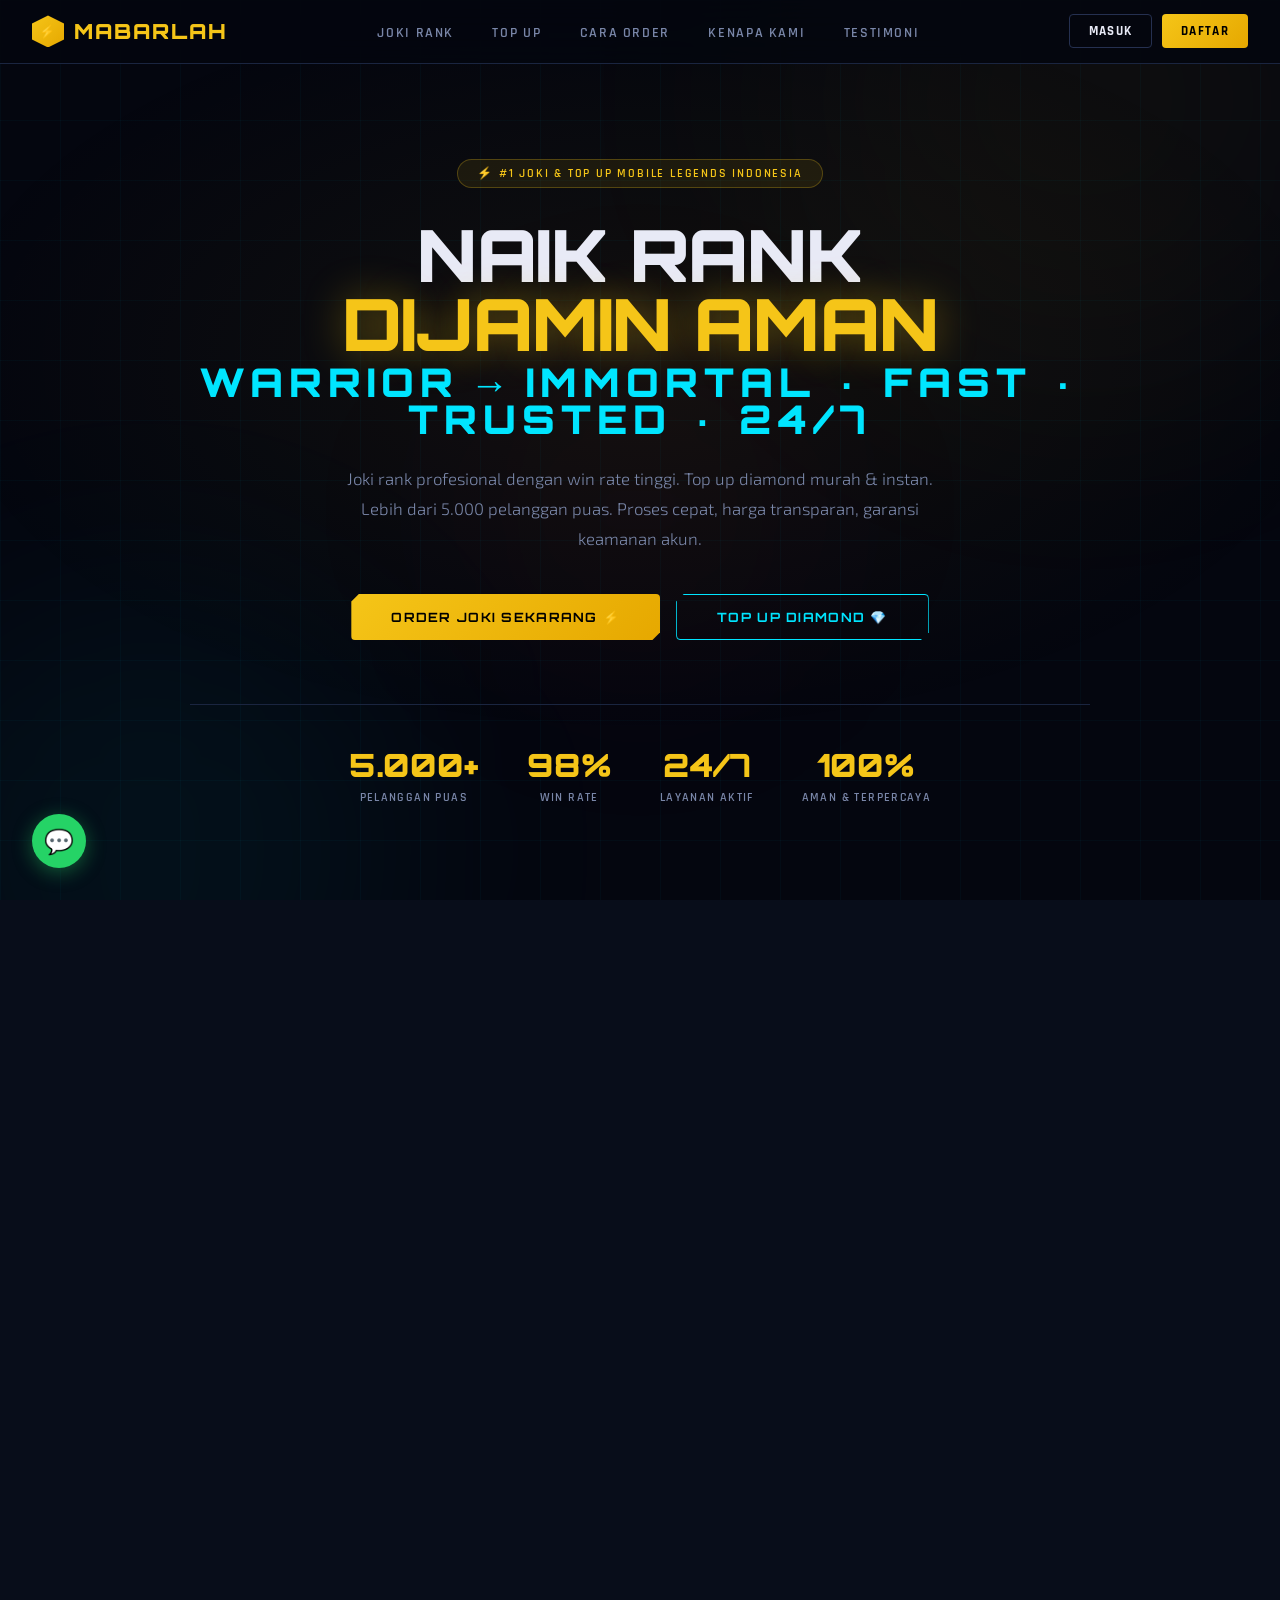
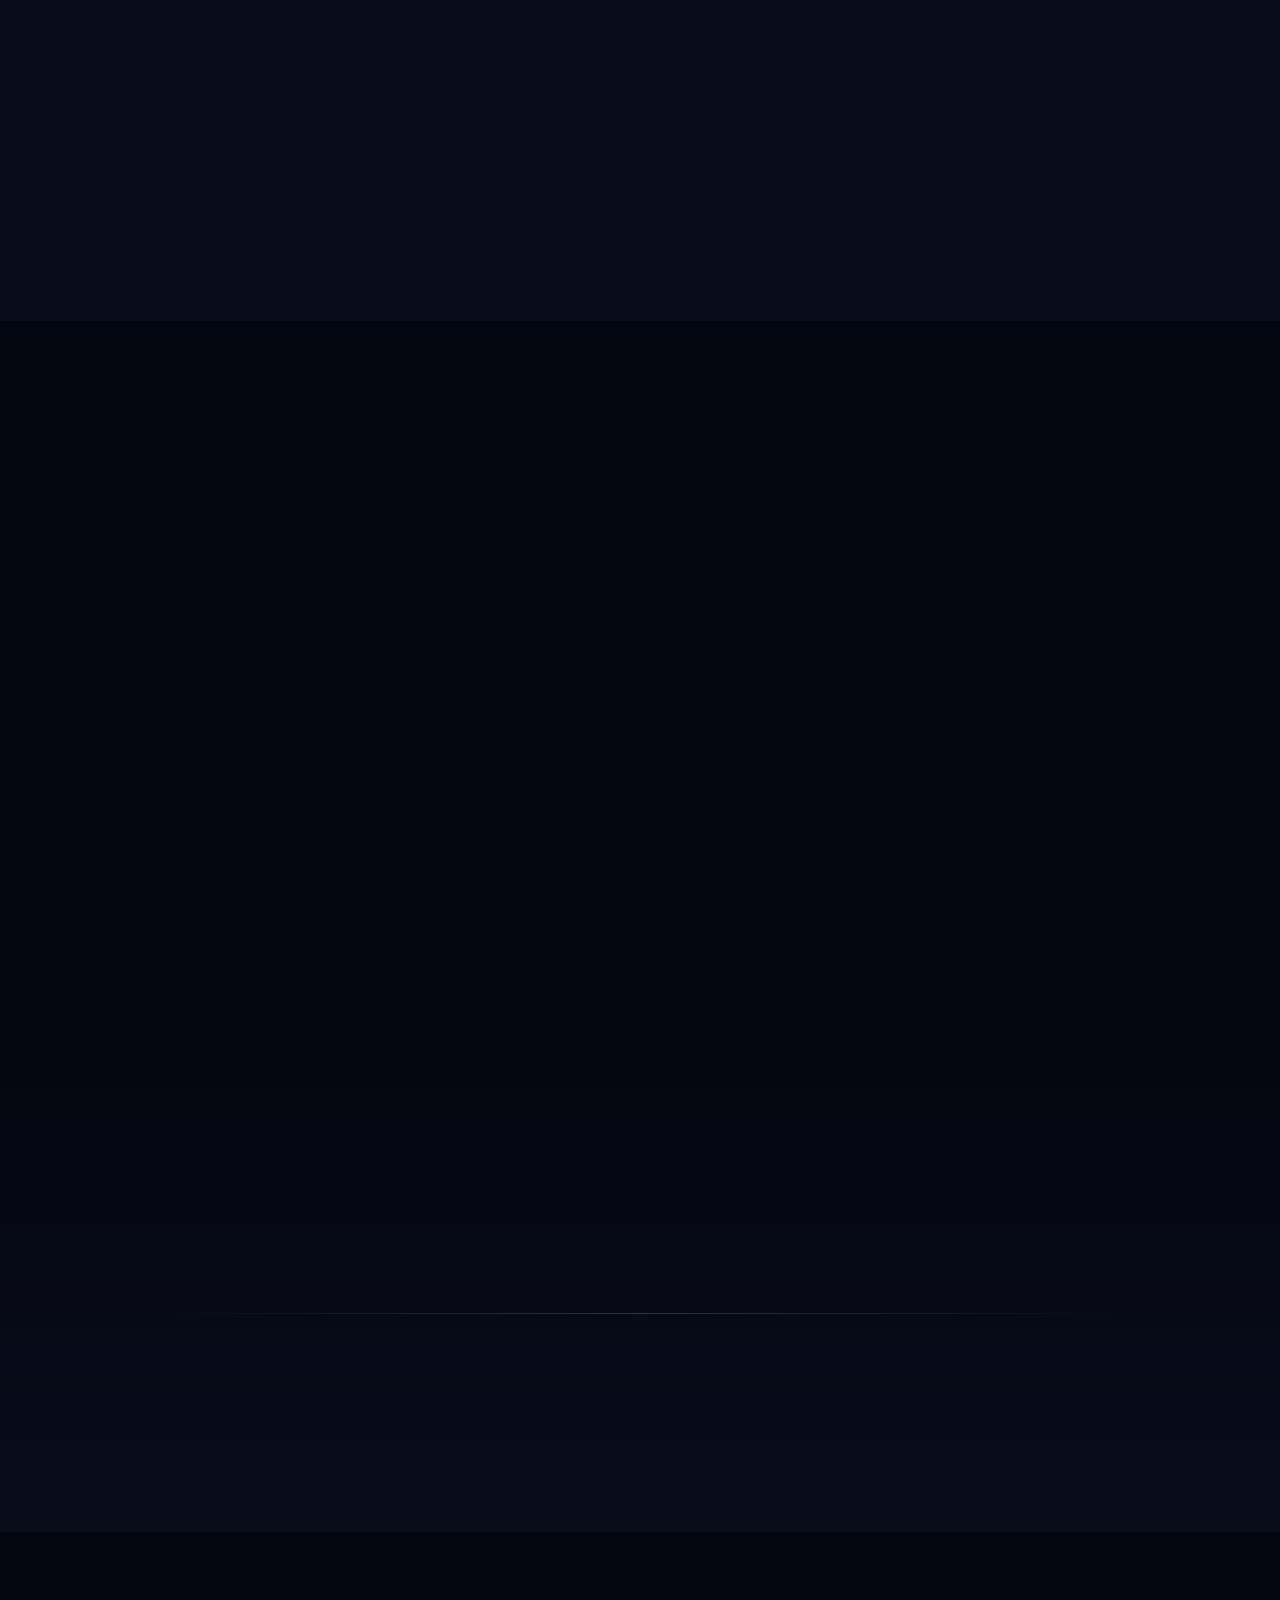
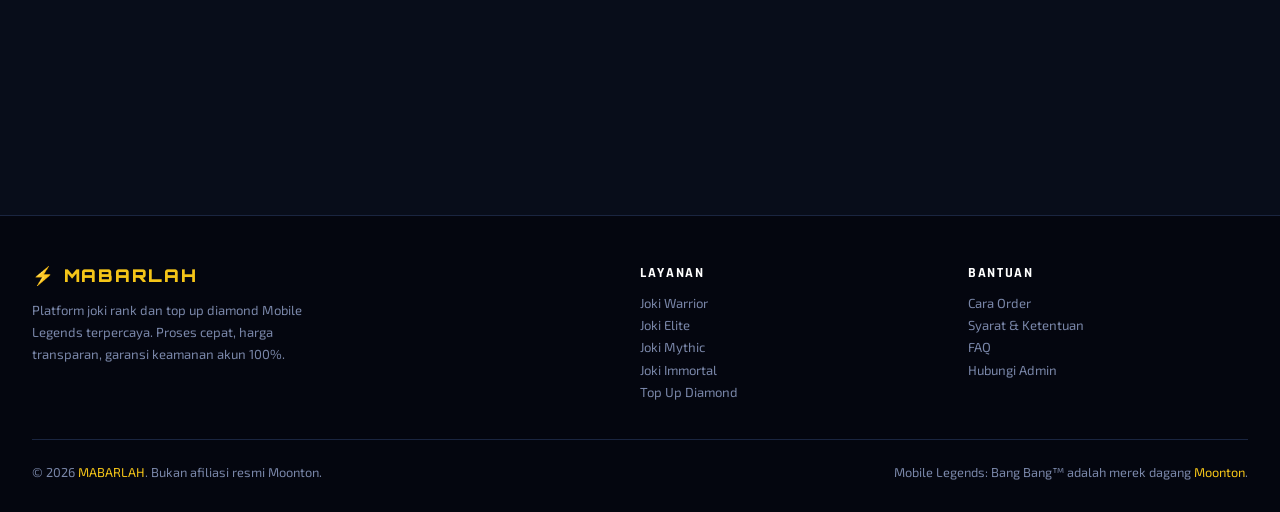
<file: index.html>
<!DOCTYPE html>
<html lang="id">
<head>
<meta charset="UTF-8"/>
<meta name="viewport" content="width=device-width, initial-scale=1.0"/>
<title>MABARLAH — Joki & Top Up Mobile Legends #1</title>
<link href="https://fonts.googleapis.com/css2?family=Rajdhani:wght@400;500;600;700&family=Orbitron:wght@400;700;900&family=Exo+2:wght@300;400;600;700&display=swap" rel="stylesheet"/>
<style>
:root{--bg:#04060f;--bg2:#080d1a;--bg3:#0d1424;--gold:#f5c518;--gold2:#e6a800;--cyan:#00e5ff;--cyan2:#00b8cc;--red:#ff2d55;--green:#00ff88;--border:#1a2540;--border2:#253050;--text:#e8eaf6;--muted:#7986a8;--white:#ffffff;--card:#0a1020;--shadow-gold:0 0 30px rgba(245,197,24,.15);--shadow-cyan:0 0 30px rgba(0,229,255,.12);--radius:4px}
*{margin:0;padding:0;box-sizing:border-box}
html{scroll-behavior:smooth}
body{font-family:'Exo 2',sans-serif;background:var(--bg);color:var(--text);min-height:100vh;overflow-x:hidden}
::-webkit-scrollbar{width:4px}::-webkit-scrollbar-track{background:var(--bg)}::-webkit-scrollbar-thumb{background:var(--gold);border-radius:99px}

/* BG */
.bg-grid{position:fixed;inset:0;pointer-events:none;z-index:0;background-image:linear-gradient(rgba(0,229,255,.03) 1px,transparent 1px),linear-gradient(90deg,rgba(0,229,255,.03) 1px,transparent 1px);background-size:60px 60px}
.bg-orb{position:fixed;border-radius:50%;filter:blur(120px);pointer-events:none;z-index:0}
.bg-orb1{width:600px;height:600px;background:rgba(245,197,24,.04);top:-200px;right:-100px}
.bg-orb2{width:500px;height:500px;background:rgba(0,229,255,.05);bottom:-200px;left:-100px}
.bg-orb3{width:300px;height:300px;background:rgba(255,45,85,.04);top:40%;left:50%;transform:translateX(-50%)}

/* NAV */
nav{position:fixed;top:0;width:100%;z-index:100;background:rgba(4,6,15,.85);backdrop-filter:blur(16px);border-bottom:1px solid var(--border)}
.nav-inner{max-width:1300px;margin:0 auto;padding:.9rem 2rem;display:flex;align-items:center;justify-content:space-between}
.logo{font-family:'Orbitron',monospace;font-size:1.3rem;font-weight:900;color:var(--gold);letter-spacing:.1em;text-decoration:none;display:flex;align-items:center;gap:.6rem}
.logo-icon{width:32px;height:32px;background:linear-gradient(135deg,var(--gold),var(--gold2));clip-path:polygon(50% 0%,100% 25%,100% 75%,50% 100%,0% 75%,0% 25%);display:flex;align-items:center;justify-content:center;font-size:.8rem;color:#000;font-weight:900}
.nav-links{display:flex;list-style:none;gap:0}
.nav-links a{color:var(--muted);text-decoration:none;font-family:'Rajdhani',sans-serif;font-weight:600;font-size:.85rem;letter-spacing:.12em;text-transform:uppercase;padding:.6rem 1.2rem;transition:all .2s;position:relative}
.nav-links a::after{content:'';position:absolute;bottom:0;left:50%;transform:translateX(-50%);width:0;height:2px;background:var(--gold);transition:width .3s}
.nav-links a:hover{color:var(--gold)}.nav-links a:hover::after{width:70%}
.nav-right{display:flex!important;gap:.6rem;align-items:center}
.btn-nav{padding:.5rem 1.2rem;border-radius:var(--radius);font-family:'Rajdhani',sans-serif;font-weight:700;font-size:.8rem;letter-spacing:.1em;text-transform:uppercase;cursor:pointer;transition:all .2s;border:none;text-decoration:none;display:inline-flex;align-items:center;justify-content:center}
.btn-login{background:transparent;border:1px solid var(--border2)!important;color:var(--text)}.btn-login:hover{border-color:var(--gold)!important;color:var(--gold)}
.btn-register{background:linear-gradient(135deg,var(--gold),var(--gold2));color:#000}.btn-register:hover{transform:translateY(-2px);box-shadow:var(--shadow-gold)}
.menu-toggle{display:none;flex-direction:column;gap:5px;cursor:pointer;background:none;border:none;padding:.3rem}
.menu-toggle span{width:22px;height:2px;background:var(--text);transition:all .3s}
.user-bar{display:none;align-items:center;gap:.6rem}.user-bar.visible{display:flex!important}
.user-chip{background:rgba(245,197,24,.08);border:1px solid rgba(245,197,24,.2);border-radius:99px;padding:.4rem 1rem;font-family:'Rajdhani',sans-serif;font-size:.82rem;font-weight:600;color:var(--gold)}
.btn-logout{background:transparent;border:1px solid var(--border2);color:var(--muted);border-radius:var(--radius);padding:.4rem .9rem;font-family:'Rajdhani',sans-serif;font-size:.78rem;font-weight:600;cursor:pointer;transition:all .2s}.btn-logout:hover{border-color:var(--red);color:var(--red)}
.auth-btns{display:flex;gap:.6rem}
.hidden{display:none!important}

/* TOAST */
.toast{position:fixed;bottom:2rem;right:2rem;background:var(--bg3);border:1px solid var(--gold);border-radius:var(--radius);padding:.9rem 1.4rem;font-family:'Rajdhani',sans-serif;font-weight:700;font-size:.9rem;color:var(--gold);z-index:1000;transform:translateY(100px);opacity:0;transition:all .3s;box-shadow:0 8px 30px rgba(245,197,24,.2)}.toast.show{transform:translateY(0);opacity:1}

/* REVEAL */
.reveal{opacity:0;transform:translateY(24px);transition:opacity .6s cubic-bezier(.22,1,.36,1),transform .6s cubic-bezier(.22,1,.36,1)}.reveal.visible{opacity:1;transform:translateY(0)}

/* SECTIONS */
.section{padding:5rem 0;position:relative;z-index:1}
.section-inner{max-width:1300px;margin:0 auto;padding:0 2rem}
.sec-hd{text-align:center;margin-bottom:4rem}
.sec-hd h2{font-family:'Orbitron',monospace;font-size:clamp(1.6rem,4vw,2.5rem);font-weight:900;margin-bottom:.5rem}
.sec-hd h2 span{color:var(--gold)}.sec-hd p{color:var(--muted);font-size:.95rem;max-width:500px;margin:0 auto}
.sec-divider{width:60px;height:3px;background:linear-gradient(90deg,var(--gold),transparent);margin:.8rem auto 1.2rem}

/* HERO */
.hero{min-height:100vh;display:flex;align-items:center;justify-content:center;text-align:center;padding:8rem 2rem 4rem;position:relative;overflow:hidden}
.hero::before{content:'';position:absolute;inset:0;background:radial-gradient(ellipse 80% 60% at 50% 40%,rgba(245,197,24,.06) 0%,transparent 70%)}
.hero-content{position:relative;z-index:1;max-width:900px}
.hero-badge{display:inline-flex;align-items:center;gap:.5rem;background:rgba(245,197,24,.08);border:1px solid rgba(245,197,24,.25);padding:.4rem 1.2rem;border-radius:99px;font-size:.75rem;letter-spacing:.15em;text-transform:uppercase;color:var(--gold);font-family:'Rajdhani',sans-serif;font-weight:600;margin-bottom:2rem;animation:pulse 3s ease infinite}
@keyframes pulse{0%,100%{box-shadow:0 0 0 0 rgba(245,197,24,.2)}50%{box-shadow:0 0 20px 4px rgba(245,197,24,.1)}}
.hero h1{font-family:'Orbitron',monospace;font-size:clamp(2.2rem,6vw,4.5rem);font-weight:900;line-height:.95;margin-bottom:1.5rem;letter-spacing:-.01em}
.hero h1 .line1{display:block;color:var(--text)}.hero h1 .line2{display:block;color:var(--gold);text-shadow:0 0 40px rgba(245,197,24,.4)}
.hero h1 .line3{display:block;font-size:55%;color:var(--cyan);letter-spacing:.15em;margin-top:.4rem}
.hero p{font-size:1.05rem;color:var(--muted);max-width:600px;margin:0 auto 2.5rem;line-height:1.8;font-weight:300}
.hero-btns{display:flex;gap:1rem;justify-content:center;flex-wrap:wrap}
.btn-primary{padding:.9rem 2.5rem;background:linear-gradient(135deg,var(--gold),var(--gold2));color:#000;font-family:'Orbitron',monospace;font-weight:700;font-size:.8rem;letter-spacing:.1em;text-transform:uppercase;border:none;border-radius:var(--radius);cursor:pointer;transition:all .3s;clip-path:polygon(8px 0%,100% 0%,100% calc(100% - 8px),calc(100% - 8px) 100%,0% 100%,0% 8px)}
.btn-primary:hover{transform:translateY(-3px);box-shadow:0 8px 30px rgba(245,197,24,.35)}
.btn-secondary{padding:.9rem 2.5rem;background:transparent;color:var(--cyan);font-family:'Orbitron',monospace;font-weight:700;font-size:.8rem;letter-spacing:.1em;text-transform:uppercase;border:1px solid var(--cyan);border-radius:var(--radius);cursor:pointer;transition:all .3s;clip-path:polygon(8px 0%,100% 0%,100% calc(100% - 8px),calc(100% - 8px) 100%,0% 100%,0% 8px)}
.btn-secondary:hover{background:rgba(0,229,255,.08);box-shadow:var(--shadow-cyan);transform:translateY(-3px)}
.hero-stats{display:flex;gap:3rem;justify-content:center;margin-top:4rem;padding-top:2.5rem;border-top:1px solid var(--border);flex-wrap:wrap}
.h-stat-num{font-family:'Orbitron',monospace;font-size:2rem;font-weight:900;color:var(--gold);display:block}
.h-stat-lbl{font-size:.72rem;color:var(--muted);letter-spacing:.12em;text-transform:uppercase;font-family:'Rajdhani',sans-serif;font-weight:600;margin-top:.2rem}

/* JOKI SECTION */
.joki-bg{background:var(--bg2)}
.joki-grid{display:grid;grid-template-columns:repeat(auto-fill,minmax(260px,1fr));gap:1.2rem}
.joki-card{background:var(--card);border:1px solid var(--border);border-radius:var(--radius);overflow:hidden;transition:all .3s;position:relative;cursor:pointer}
.joki-card::before{content:'';position:absolute;top:0;left:0;width:100%;height:3px;background:linear-gradient(90deg,transparent,var(--gold),transparent);opacity:0;transition:opacity .3s}
.joki-card:hover{transform:translateY(-6px);border-color:rgba(245,197,24,.35);box-shadow:0 12px 40px rgba(245,197,24,.1)}.joki-card:hover::before{opacity:1}
.joki-head{padding:1.5rem 1.5rem 1rem;position:relative}
.joki-tier{font-family:'Orbitron',monospace;font-size:.7rem;font-weight:700;letter-spacing:.15em;text-transform:uppercase;margin-bottom:.4rem;display:flex;align-items:center;gap:.5rem}
.tier-dot{width:8px;height:8px;border-radius:50%;flex-shrink:0}
.joki-name{font-family:'Rajdhani',sans-serif;font-size:1.5rem;font-weight:700;color:var(--white);line-height:1}
.joki-sub{font-size:.8rem;color:var(--muted);margin-top:.3rem}
.tier-badge{position:absolute;top:1.2rem;right:1.2rem;width:44px;height:44px;clip-path:polygon(50% 0%,100% 25%,100% 75%,50% 100%,0% 75%,0% 25%);display:flex;align-items:center;justify-content:center;font-size:1.2rem}
.joki-body{padding:0 1.5rem 1.5rem}
.joki-features{list-style:none;display:flex;flex-direction:column;gap:.4rem;margin-bottom:1.2rem}
.joki-features li{font-size:.82rem;color:var(--muted);display:flex;align-items:center;gap:.5rem}
.joki-features li::before{content:'▸';color:var(--gold);font-size:.65rem;flex-shrink:0}
.joki-price{display:flex;align-items:flex-end;gap:.3rem;margin-bottom:1rem}
.price-from{font-size:.72rem;color:var(--muted);font-family:'Rajdhani',sans-serif;margin-bottom:.15rem}
.price-num{font-family:'Orbitron',monospace;font-size:1.6rem;font-weight:900;color:var(--gold);line-height:1}
.price-unit{font-size:.75rem;color:var(--muted);margin-bottom:.2rem;font-family:'Rajdhani',sans-serif}
.btn-order{width:100%;padding:.7rem;background:linear-gradient(135deg,var(--gold),var(--gold2));color:#000;font-family:'Rajdhani',sans-serif;font-weight:700;font-size:.85rem;letter-spacing:.1em;text-transform:uppercase;border:none;border-radius:var(--radius);cursor:pointer;transition:all .3s}
.btn-order:hover{transform:translateY(-2px);box-shadow:0 6px 20px rgba(245,197,24,.3)}
.joki-ribbon{position:absolute;top:12px;left:-28px;background:var(--red);color:#fff;font-family:'Rajdhani',sans-serif;font-size:.65rem;font-weight:700;letter-spacing:.1em;text-transform:uppercase;padding:.25rem 2rem;transform:rotate(-45deg);width:110px;text-align:center}

/* TOP UP */
.topup-grid{display:grid;grid-template-columns:repeat(auto-fill,minmax(160px,1fr));gap:1rem}
.topup-card{background:var(--card);border:1px solid var(--border);border-radius:var(--radius);padding:1.4rem 1rem;text-align:center;cursor:pointer;transition:all .3s;position:relative;overflow:hidden}
.topup-card::after{content:'';position:absolute;inset:0;background:linear-gradient(135deg,rgba(245,197,24,.04),transparent);opacity:0;transition:opacity .3s}
.topup-card:hover{border-color:rgba(245,197,24,.4);transform:translateY(-4px);box-shadow:0 10px 30px rgba(245,197,24,.1)}.topup-card:hover::after{opacity:1}
.topup-card.popular{border-color:rgba(245,197,24,.3);background:linear-gradient(135deg,rgba(245,197,24,.06),var(--card))}
.popular-badge{position:absolute;top:.5rem;right:.5rem;background:var(--gold);color:#000;font-family:'Rajdhani',sans-serif;font-size:.6rem;font-weight:700;letter-spacing:.08em;text-transform:uppercase;padding:.15rem .5rem;border-radius:2px}
.topup-icon{font-size:1.8rem;margin-bottom:.5rem}
.topup-amt{font-family:'Orbitron',monospace;font-size:1.1rem;font-weight:700;color:var(--white);margin-bottom:.2rem}
.topup-price{font-family:'Rajdhani',sans-serif;font-size:1rem;font-weight:600;color:var(--gold)}
.topup-bonus{font-size:.7rem;color:var(--green);font-family:'Rajdhani',sans-serif;font-weight:600;margin-top:.2rem}

/* HOW */
.how-bg{background:linear-gradient(180deg,var(--bg) 0%,var(--bg2) 100%)}
.steps-grid{display:grid;grid-template-columns:repeat(auto-fit,minmax(180px,1fr));gap:2rem;position:relative}
.steps-grid::before{content:'';position:absolute;top:32px;left:10%;right:10%;height:1px;background:linear-gradient(90deg,transparent,var(--border2),transparent);z-index:0}
.step-card{text-align:center;position:relative;z-index:1}
.step-num{width:64px;height:64px;border:2px solid var(--gold);border-radius:50%;display:flex;align-items:center;justify-content:center;margin:0 auto 1rem;font-family:'Orbitron',monospace;font-size:1.2rem;font-weight:900;color:var(--gold);background:var(--bg);position:relative}
.step-num::after{content:'';position:absolute;inset:4px;border-radius:50%;background:rgba(245,197,24,.05)}
.step-icon{font-size:1.4rem;line-height:1}
.step-title{font-family:'Rajdhani',sans-serif;font-size:1.1rem;font-weight:700;color:var(--white);margin-bottom:.4rem;letter-spacing:.05em}
.step-desc{font-size:.82rem;color:var(--muted);line-height:1.6}

/* TESTIMONI */
.testi-grid{display:grid;grid-template-columns:repeat(auto-fill,minmax(280px,1fr));gap:1.2rem}
.testi-card{background:var(--card);border:1px solid var(--border);border-radius:var(--radius);padding:1.5rem;transition:border-color .3s}
.testi-card:hover{border-color:rgba(245,197,24,.25)}
.testi-head{display:flex;align-items:center;gap:.8rem;margin-bottom:1rem}
.testi-avatar{width:42px;height:42px;border-radius:50%;display:flex;align-items:center;justify-content:center;font-size:1.2rem;flex-shrink:0}
.testi-name{font-family:'Rajdhani',sans-serif;font-weight:700;font-size:.95rem;color:var(--white)}
.testi-tier{font-size:.7rem;color:var(--gold);font-family:'Rajdhani',sans-serif;font-weight:600}
.testi-stars{color:var(--gold);font-size:.85rem;letter-spacing:.1em;margin-bottom:.6rem}
.testi-text{font-size:.85rem;color:var(--muted);line-height:1.7;font-style:italic}

/* WHY US */
.why-grid{display:grid;grid-template-columns:repeat(auto-fill,minmax(220px,1fr));gap:1.2rem}
.why-card{background:var(--card);border:1px solid var(--border);border-radius:var(--radius);padding:1.8rem 1.4rem;text-align:center;transition:all .3s}
.why-card:hover{border-color:rgba(0,229,255,.3);transform:translateY(-4px);box-shadow:var(--shadow-cyan)}
.why-icon{font-size:2.2rem;margin-bottom:.8rem}
.why-title{font-family:'Rajdhani',sans-serif;font-size:1.05rem;font-weight:700;color:var(--white);margin-bottom:.4rem}
.why-desc{font-size:.82rem;color:var(--muted);line-height:1.6}

/* CTA BANNER */
.cta-banner{background:linear-gradient(135deg,rgba(245,197,24,.08),rgba(0,229,255,.05));border:1px solid rgba(245,197,24,.2);border-radius:8px;padding:3rem 2rem;text-align:center;margin-top:4rem}
.cta-banner h3{font-family:'Orbitron',monospace;font-size:clamp(1.2rem,3vw,1.8rem);font-weight:900;color:var(--gold);margin-bottom:.8rem}
.cta-banner p{color:var(--muted);font-size:.9rem;margin-bottom:1.8rem;max-width:500px;margin-left:auto;margin-right:auto}
.cta-btns{display:flex;gap:1rem;justify-content:center;flex-wrap:wrap}

/* MODAL */
.modal-overlay{position:fixed;inset:0;background:rgba(4,6,15,.92);z-index:500;display:none;align-items:center;justify-content:center;padding:1rem;backdrop-filter:blur(8px)}.modal-overlay.active{display:flex}
.order-box{background:var(--bg3);border:1px solid var(--border2);border-radius:8px;width:100%;max-width:500px;overflow:hidden;animation:modalIn .3s cubic-bezier(.34,1.56,.64,1)}
@keyframes modalIn{from{opacity:0;transform:scale(.88) translateY(20px)}to{opacity:1;transform:scale(1) translateY(0)}}
.order-header{background:linear-gradient(135deg,rgba(245,197,24,.08),rgba(0,229,255,.04));padding:1.5rem 2rem;border-bottom:1px solid var(--border)}
.order-header h3{font-family:'Orbitron',monospace;font-size:1rem;font-weight:700;color:var(--gold)}
.order-header p{font-size:.82rem;color:var(--muted);margin-top:.2rem}
.order-body{padding:1.5rem 2rem}
.order-row{display:flex;justify-content:space-between;align-items:center;padding:.6rem 0;border-bottom:1px solid var(--border);font-size:.85rem}
.order-row:last-child{border:none;font-weight:700;color:var(--gold);font-size:1rem;padding-top:.8rem}
.order-row span:first-child{color:var(--muted)}
.order-footer{padding:0 2rem 2rem;display:flex;gap:.8rem}
.btn-cancel{flex:1;padding:.8rem;background:transparent;border:1px solid var(--border2);color:var(--muted);font-family:'Rajdhani',sans-serif;font-weight:600;font-size:.85rem;letter-spacing:.08em;text-transform:uppercase;border-radius:var(--radius);cursor:pointer;transition:all .2s}.btn-cancel:hover{border-color:var(--red);color:var(--red)}
.btn-confirm{flex:2;padding:.8rem;background:linear-gradient(135deg,var(--gold),var(--gold2));color:#000;font-family:'Orbitron',monospace;font-weight:700;font-size:.75rem;letter-spacing:.1em;text-transform:uppercase;border:none;border-radius:var(--radius);cursor:pointer;transition:all .3s}.btn-confirm:hover{transform:translateY(-2px);box-shadow:0 6px 20px rgba(245,197,24,.3)}

/* FOOTER */
footer{background:var(--bg);border-top:1px solid var(--border);padding:3rem 0 2rem;position:relative;z-index:1}
.footer-inner{max-width:1300px;margin:0 auto;padding:0 2rem}
.footer-top{display:grid;grid-template-columns:2fr 1fr 1fr;gap:3rem;margin-bottom:2rem}
.footer-brand .logo{font-size:1.1rem;margin-bottom:.8rem;display:inline-block}
.footer-brand p{font-size:.82rem;color:var(--muted);line-height:1.7;max-width:280px}
.footer-col h4{font-family:'Rajdhani',sans-serif;font-weight:700;font-size:.85rem;letter-spacing:.12em;text-transform:uppercase;color:var(--white);margin-bottom:.8rem}
.footer-col a{display:block;font-size:.82rem;color:var(--muted);text-decoration:none;margin-bottom:.4rem;transition:color .2s}.footer-col a:hover{color:var(--gold)}
.footer-bottom{border-top:1px solid var(--border);padding-top:1.5rem;display:flex;justify-content:space-between;align-items:center;flex-wrap:wrap;gap:1rem}
.footer-bottom p{font-size:.8rem;color:var(--muted)}.footer-bottom span{color:var(--gold)}
.wa-float{position:fixed;bottom:2rem;left:2rem;z-index:200;background:#25d366;color:#fff;width:54px;height:54px;border-radius:50%;display:flex;align-items:center;justify-content:center;font-size:1.5rem;text-decoration:none;box-shadow:0 4px 20px rgba(37,211,102,.4);transition:all .3s;animation:waPulse 2.5s ease infinite}
.wa-float:hover{transform:scale(1.1);box-shadow:0 6px 30px rgba(37,211,102,.5)}
@keyframes waPulse{0%,100%{box-shadow:0 4px 20px rgba(37,211,102,.4)}50%{box-shadow:0 4px 30px rgba(37,211,102,.7)}}

/* RESPONSIVE */
@media(max-width:900px){.footer-top{grid-template-columns:1fr 1fr}.footer-brand{grid-column:1/-1}.hero-stats{gap:1.5rem}}
@media(max-width:700px){
  .nav-links{display:none;position:fixed;top:60px;left:0;right:0;bottom:0;background:rgba(4,6,15,.97);flex-direction:column;align-items:center;justify-content:center;gap:0;z-index:99}
  .nav-links.active{display:flex}.nav-links a{padding:1.2rem 2rem;border-bottom:1px solid var(--border);width:100%;text-align:center}
  .menu-toggle{display:flex}.nav-right{display:none!important}
  .nav-right.mobile-visible{display:flex!important;position:fixed;bottom:0;left:0;right:0;padding:1rem 2rem;background:rgba(4,6,15,.97);border-top:1px solid var(--border);z-index:99}
  .nav-right.mobile-visible .btn-nav{flex:1;text-align:center;padding:.7rem}
  .footer-top{grid-template-columns:1fr}.footer-brand{grid-column:1}.footer-bottom{flex-direction:column;text-align:center}
  .steps-grid::before{display:none}
  .menu-toggle.active span:nth-child(1){transform:rotate(45deg) translate(5px,5px)}
  .menu-toggle.active span:nth-child(2){opacity:0}
  .menu-toggle.active span:nth-child(3){transform:rotate(-45deg) translate(6px,-6px)}
  .order-body,.order-header,.order-footer{padding-left:1.2rem;padding-right:1.2rem}
  .wa-float{bottom:5.5rem}
}
</style>
</head>
<body>

<div class="bg-grid"></div>
<div class="bg-orb bg-orb1"></div>
<div class="bg-orb bg-orb2"></div>
<div class="bg-orb bg-orb3"></div>

<!-- WA FLOAT -->
<a class="wa-float" href="https://wa.me/6281328282930" target="_blank" title="Chat Admin WA">💬</a>

<!-- ORDER MODAL -->
<div class="modal-overlay" id="orderModal">
  <div class="order-box">
    <div class="order-header">
      <h3 id="orderTitle">Detail Pesanan</h3>
      <p id="orderSub">Konfirmasi pesananmu sebelum lanjut ke WhatsApp</p>
    </div>
    <div class="order-body" id="orderBody"></div>
    <div class="order-footer">
      <button class="btn-cancel" onclick="closeOrderModal()">Batal</button>
      <button class="btn-confirm" onclick="confirmOrder()">Konfirmasi via WhatsApp ⚡</button>
    </div>
  </div>
</div>

<!-- TOAST -->
<div class="toast" id="toast"></div>

<!-- NAV -->
<nav>
  <div class="nav-inner">
    <a class="logo" href="#"><div class="logo-icon">⚡</div>MABARLAH</a>
    <ul class="nav-links" id="navLinks">
      <li><a href="#joki">Joki Rank</a></li>
      <li><a href="#topup">Top Up</a></li>
      <li><a href="#cara">Cara Order</a></li>
      <li><a href="#kenapa">Kenapa Kami</a></li>
      <li><a href="#testi">Testimoni</a></li>
    </ul>
    <div class="nav-right" id="navRight">
      <div class="user-bar" id="userBar">
        <div class="user-chip" id="userChip">👤 Guest</div>
        <button class="btn-logout" onclick="doLogout()">Keluar</button>
      </div>
      <div class="auth-btns" id="authBtns">
        <a class="btn-nav btn-login" href="login/index.html">Masuk</a>
        <a class="btn-nav btn-register" href="login/register.html">Daftar</a>
      </div>
    </div>
    <button class="menu-toggle" id="menuToggle" onclick="toggleMenu()">
      <span></span><span></span><span></span>
    </button>
  </div>
</nav>

<!-- HERO -->
<section class="hero">
  <div class="hero-content">
    <div class="hero-badge">⚡ #1 Joki & Top Up Mobile Legends Indonesia</div>
    <h1>
      <span class="line1">NAIK RANK</span>
      <span class="line2">DIJAMIN AMAN</span>
      <span class="line3">WARRIOR → IMMORTAL · FAST · TRUSTED · 24/7</span>
    </h1>
    <p>Joki rank profesional dengan win rate tinggi. Top up diamond murah & instan. Lebih dari 5.000 pelanggan puas. Proses cepat, harga transparan, garansi keamanan akun.</p>
    <div class="hero-btns">
      <button class="btn-primary" onclick="scrollTo('joki')">Order Joki Sekarang ⚡</button>
      <button class="btn-secondary" onclick="scrollTo('topup')">Top Up Diamond 💎</button>
    </div>
    <div class="hero-stats">
      <div class="h-stat"><span class="h-stat-num" id="statCust">0</span><span class="h-stat-lbl">Pelanggan Puas</span></div>
      <div class="h-stat"><span class="h-stat-num" id="statWin">0</span><span class="h-stat-lbl">Win Rate</span></div>
      <div class="h-stat"><span class="h-stat-num">24/7</span><span class="h-stat-lbl">Layanan Aktif</span></div>
      <div class="h-stat"><span class="h-stat-num">100%</span><span class="h-stat-lbl">Aman & Terpercaya</span></div>
    </div>
  </div>
</section>

<!-- JOKI RANK -->
<section class="section joki-bg" id="joki">
  <div class="section-inner">
    <div class="sec-hd reveal">
      <h2>Joki <span>Rank</span></h2>
      <div class="sec-divider"></div>
      <p>Naik dari tier mana saja ke tier impianmu. Semua dikerjakan booster berpengalaman.</p>
    </div>
    <div class="joki-grid reveal" id="jokiGrid"></div>
  </div>
</section>

<!-- TOP UP -->
<section class="section" id="topup">
  <div class="section-inner">
    <div class="sec-hd reveal">
      <h2>Top Up <span>Diamond 💎</span></h2>
      <div class="sec-divider"></div>
      <p>Harga murah, proses instan. Diamond langsung masuk ke akunmu dalam hitungan menit.</p>
    </div>
    <div class="topup-grid reveal" id="topupGrid"></div>
  </div>
</section>

<!-- CARA ORDER -->
<section class="section how-bg" id="cara">
  <div class="section-inner">
    <div class="sec-hd reveal">
      <h2>Cara <span>Order</span></h2>
      <div class="sec-divider"></div>
      <p>Proses mudah dan cepat, selesai dalam hitungan menit!</p>
    </div>
    <div class="steps-grid" id="stepsGrid"></div>
  </div>
</section>

<!-- KENAPA KAMI -->
<section class="section" id="kenapa">
  <div class="section-inner">
    <div class="sec-hd reveal">
      <h2>Kenapa Pilih <span>MABARLAH?</span></h2>
      <div class="sec-divider"></div>
      <p>Bukan sekadar janji — kami buktikan dengan hasil nyata setiap hari.</p>
    </div>
    <div class="why-grid" id="whyGrid"></div>
  </div>
</section>

<!-- TESTIMONI -->
<section class="section joki-bg" id="testi">
  <div class="section-inner">
    <div class="sec-hd reveal">
      <h2>Apa Kata <span>Pelanggan</span></h2>
      <div class="sec-divider"></div>
      <p>Ribuan pelanggan telah mempercayakan rank mereka kepada kami.</p>
    </div>
    <div class="testi-grid" id="testiGrid"></div>

    <!-- CTA BANNER -->
    <div class="cta-banner reveal">
      <h3>Siap Naik Rank Hari Ini? 🚀</h3>
      <p>Bergabunglah dengan 5.000+ gamer yang sudah merasakan manfaatnya. Order sekarang, proses dalam 30 menit!</p>
      <div class="cta-btns">
        <button class="btn-primary" onclick="scrollTo('joki')">Order Joki ⚡</button>
        <a class="btn-secondary" href="https://wa.me/6281328282930" target="_blank" style="display:inline-flex;align-items:center;padding:.9rem 2.5rem;text-decoration:none">Tanya Admin 💬</a>
      </div>
    </div>
  </div>
</section>

<!-- FOOTER -->
<footer>
  <div class="footer-inner">
    <div class="footer-top">
      <div class="footer-brand">
        <a class="logo" href="#">⚡ MABARLAH</a>
        <p>Platform joki rank dan top up diamond Mobile Legends terpercaya. Proses cepat, harga transparan, garansi keamanan akun 100%.</p>
      </div>
      <div class="footer-col">
        <h4>Layanan</h4>
        <a href="#joki">Joki Warrior</a>
        <a href="#joki">Joki Elite</a>
        <a href="#joki">Joki Mythic</a>
        <a href="#joki">Joki Immortal</a>
        <a href="#topup">Top Up Diamond</a>
      </div>
      <div class="footer-col">
        <h4>Bantuan</h4>
        <a href="#cara">Cara Order</a>
        <a href="#">Syarat & Ketentuan</a>
        <a href="#">FAQ</a>
        <a href="https://wa.me/6281328282930" target="_blank">Hubungi Admin</a>
      </div>
    </div>
    <div class="footer-bottom">
      <p>© 2026 <span>MABARLAH</span>. Bukan afiliasi resmi Moonton.</p>
      <p>Mobile Legends: Bang Bang™ adalah merek dagang <span>Moonton</span>.</p>
    </div>
  </div>
</footer>

<script>
// ─── DATA ─────────────────────────────────────────────────────────────────────
const JOKI_DATA = [
  {
    tier:'Warrior',color:'#78909c',bg:'rgba(120,144,156,.12)',icon:'🗡️',
    name:'Warrior',sub:'Warrior I → Elite III',
    features:['Booster manual berpengalaman','Mode privat tersedia','Estimasi 1–2 hari','Chat 24 jam dengan booster'],
    price:'15.000',unit:'/ tier',hot:false
  },
  {
    tier:'Elite',color:'#66bb6a',bg:'rgba(102,187,106,.12)',icon:'🛡️',
    name:'Elite',sub:'Elite I → Master III',
    features:['Win rate >85%','Akun tetap aman','Estimasi 1–3 hari','Laporan progress harian'],
    price:'25.000',unit:'/ tier',hot:false
  },
  {
    tier:'Master',color:'#42a5f5',bg:'rgba(66,165,245,.12)',icon:'⚔️',
    name:'Master',sub:'Master I → Grandmaster',
    features:['Booster spesialis ML','Offline mode opsional','Estimasi 2–4 hari','Garansi naik tier'],
    price:'40.000',unit:'/ tier',hot:false
  },
  {
    tier:'Grandmaster',color:'#ab47bc',bg:'rgba(171,71,188,.12)',icon:'💜',
    name:'Grandmaster',sub:'GM I → Epic III',
    features:['Booster rank tinggi','Shield akun aktif','Estimasi 2–5 hari','Notifikasi WhatsApp'],
    price:'60.000',unit:'/ tier',hot:false
  },
  {
    tier:'Epic',color:'#ef5350',bg:'rgba(239,83,80,.12)',icon:'🔴',
    name:'Epic',sub:'Epic I → Legend III',
    features:['Booster top 500 server','Mode stealth tersedia','Estimasi 3–6 hari','Jaminan uang kembali'],
    price:'90.000',unit:'/ tier',hot:true
  },
  {
    tier:'Legend',color:'#ffa726',bg:'rgba(255,167,38,.12)',icon:'🏆',
    name:'Legend',sub:'Legend I → Mythic',
    features:['Booster Mythic Glory','Full privacy mode','Estimasi 4–7 hari','Priority support 24/7'],
    price:'150.000',unit:'/ tier',hot:false
  },
  {
    tier:'Mythic',color:'#f5c518',bg:'rgba(245,197,24,.12)',icon:'👑',
    name:'Mythic',sub:'Mythic → Mythic Honor',
    features:['Booster Immortal server top','Akun 100% terlindungi','Estimasi 5–10 hari','Laporan real-time'],
    price:'250.000',unit:'/ paket',hot:false
  },
  {
    tier:'Immortal',color:'#00e5ff',bg:'rgba(0,229,255,.12)',icon:'⚡',
    name:'Immortal',sub:'Mythic Honor → Immortal',
    features:['Tim booster elite','Prioritas tertinggi','Waktu fleksibel','Layanan VIP eksklusif'],
    price:'500.000',unit:'/ paket',hot:false
  },
];

const TOPUP_DATA = [
  {icon:'💎',amt:'11 Diamond',price:'Rp 2.500',bonus:'',popular:false},
  {icon:'💎',amt:'22 Diamond',price:'Rp 4.900',bonus:'',popular:false},
  {icon:'💎',amt:'56 Diamond',price:'Rp 11.900',bonus:'+2 bonus',popular:false},
  {icon:'💎',amt:'112 Diamond',price:'Rp 23.500',bonus:'+4 bonus',popular:false},
  {icon:'💎',amt:'172 Diamond',price:'Rp 35.900',bonus:'+6 bonus',popular:true},
  {icon:'💎',amt:'257 Diamond',price:'Rp 53.900',bonus:'+10 bonus',popular:false},
  {icon:'💎',amt:'344 Diamond',price:'Rp 71.500',bonus:'+14 bonus',popular:false},
  {icon:'💎',amt:'514 Diamond',price:'Rp 107.500',bonus:'+20 bonus',popular:false},
  {icon:'💎',amt:'706 Diamond',price:'Rp 148.000',bonus:'+28 bonus',popular:false},
  {icon:'💎',amt:'878 Diamond',price:'Rp 184.000',bonus:'+32 bonus',popular:false},
  {icon:'💎',amt:'1144 Diamond',price:'Rp 239.000',bonus:'+44 bonus',popular:false},
  {icon:'💎',amt:'2195 Diamond',price:'Rp 459.000',bonus:'+88 bonus',popular:false},
];

const STEPS_DATA = [
  {icon:'🎯',title:'Pilih Layanan',desc:'Pilih paket joki rank atau nominal top up diamond yang kamu inginkan.'},
  {icon:'👤',title:'Daftar / Masuk',desc:'Buat akun gratis atau masuk untuk melanjutkan pemesanan dengan mudah.'},
  {icon:'💬',title:'Konfirmasi WA',desc:'Kamu akan diarahkan ke WhatsApp admin untuk konfirmasi detail pesanan.'},
  {icon:'💳',title:'Bayar',desc:'Lakukan pembayaran sesuai instruksi. Transfer bank, e-wallet, QRIS tersedia.'},
  {icon:'🚀',title:'Proses & Selesai',desc:'Booster kami langsung bekerja. Notifikasi dikirim saat pesanan selesai.'},
];

const WHY_DATA = [
  {icon:'🔒',title:'100% Aman',desc:'Sistem keamanan akun terenkripsi. Tidak pernah ada kasus ban atau suspend.'},
  {icon:'⚡',title:'Proses Cepat',desc:'Order diproses dalam 30 menit. Top up diamond masuk dalam hitungan detik.'},
  {icon:'💰',title:'Harga Terjangkau',desc:'Harga transparan tanpa biaya tersembunyi. Garansi harga terbaik di Indonesia.'},
  {icon:'🏅',title:'Booster Pro',desc:'Tim booster berpengalaman, rata-rata rank Mythic Glory ke atas.'},
  {icon:'📞',title:'Support 24/7',desc:'Admin siap membantu kapan saja. Respon rata-rata di bawah 5 menit.'},
  {icon:'🔁',title:'Garansi Refund',desc:'Jika terjadi masalah yang tidak bisa diselesaikan, uang kembali 100%.'},
];

const TESTI_DATA = [
  {name:'Rizky_ML',tier:'Sekarang: Mythic',avatar:'🎮',bg:'rgba(245,197,24,.1)',stars:5,text:'Mantap banget! Dari Epic naik ke Mythic dalam 3 hari. Boosternya pro banget, akun aman dan responsif. Pasti repeat order!'},
  {name:'SandyGaming',tier:'Sekarang: Legend',avatar:'⚔️',bg:'rgba(0,229,255,.1)',stars:5,text:'Top up diamond-nya cepet banget, hitungan detik udah masuk. Harganya juga murah dibanding tempat lain. Recommended!'},
  {name:'FitriaML',tier:'Sekarang: Grandmaster',avatar:'👸',bg:'rgba(171,71,188,.1)',stars:5,text:'Awalnya ragu, tapi ternyata legit! Akun aman, booster ramah dan update terus progresnya. Udah order 3x di sini.'},
  {name:'RayanBeast',tier:'Sekarang: Immortal',avatar:'🏆',bg:'rgba(255,167,38,.1)',stars:5,text:'Joki Immortal selesai lebih cepat dari estimasi. Pelayanan VIP-nya worth it banget. Admin fast respon 24 jam.'},
  {name:'NabilaGame',tier:'Sekarang: Epic',avatar:'🌟',bg:'rgba(102,187,106,.1)',stars:5,text:'Pertama kali joki dan langsung puas. Prosesnya gampang banget, tinggal WA admin dan beres. Makasih MABARLAH!'},
  {name:'DzakiPro',tier:'Sekarang: Legend',avatar:'🔥',bg:'rgba(239,83,80,.1)',stars:5,text:'Harga paling murah se-Indonesia dengan kualitas terbaik. Udah coba tempat lain, balik lagi ke MABARLAH terus.'},
];

// ─── CURRENT ORDER STATE ───────────────────────────────────────────────────────
let currentOrder = null;

// ─── RENDER JOKI CARDS ────────────────────────────────────────────────────────
function renderJoki() {
  const grid = document.getElementById('jokiGrid');
  grid.innerHTML = JOKI_DATA.map((j,i) => `
    <div class="joki-card reveal" style="animation-delay:${i*0.07}s" onclick="openJokiOrder(${i})">
      ${j.hot ? '<div class="joki-ribbon">HOT 🔥</div>' : ''}
      <div class="joki-head">
        <div class="joki-tier">
          <span class="tier-dot" style="background:${j.color}"></span>
          <span style="color:${j.color}">${j.tier}</span>
        </div>
        <div class="joki-name">${j.name}</div>
        <div class="joki-sub">${j.sub}</div>
        <div class="tier-badge" style="background:${j.bg}">${j.icon}</div>
      </div>
      <div class="joki-body">
        <ul class="joki-features">
          ${j.features.map(f=>`<li>${f}</li>`).join('')}
        </ul>
        <div class="joki-price">
          <span class="price-from">Mulai</span>&nbsp;
          <span class="price-num">Rp ${j.price}</span>&nbsp;
          <span class="price-unit">${j.unit}</span>
        </div>
        <button class="btn-order">Order Sekarang ⚡</button>
      </div>
    </div>
  `).join('');
}

// ─── RENDER TOPUP CARDS ───────────────────────────────────────────────────────
function renderTopup() {
  const grid = document.getElementById('topupGrid');
  grid.innerHTML = TOPUP_DATA.map((t,i) => `
    <div class="topup-card${t.popular?' popular':''} reveal" onclick="openTopupOrder(${i})">
      ${t.popular ? '<div class="popular-badge">TERLARIS</div>' : ''}
      <div class="topup-icon">${t.icon}</div>
      <div class="topup-amt">${t.amt}</div>
      <div class="topup-price">${t.price}</div>
      ${t.bonus ? `<div class="topup-bonus">${t.bonus}</div>` : ''}
    </div>
  `).join('');
}

// ─── RENDER STEPS ─────────────────────────────────────────────────────────────
function renderSteps() {
  const grid = document.getElementById('stepsGrid');
  grid.innerHTML = STEPS_DATA.map((s,i) => `
    <div class="step-card reveal">
      <div class="step-num"><span class="step-icon">${s.icon}</span></div>
      <div class="step-title">${s.title}</div>
      <div class="step-desc">${s.desc}</div>
    </div>
  `).join('');
}

// ─── RENDER WHY ───────────────────────────────────────────────────────────────
function renderWhy() {
  const grid = document.getElementById('whyGrid');
  grid.innerHTML = WHY_DATA.map((w,i) => `
    <div class="why-card reveal">
      <div class="why-icon">${w.icon}</div>
      <div class="why-title">${w.title}</div>
      <div class="why-desc">${w.desc}</div>
    </div>
  `).join('');
}

// ─── RENDER TESTIMONI ─────────────────────────────────────────────────────────
function renderTesti() {
  const grid = document.getElementById('testiGrid');
  grid.innerHTML = TESTI_DATA.map(t => `
    <div class="testi-card reveal">
      <div class="testi-head">
        <div class="testi-avatar" style="background:${t.bg}">${t.avatar}</div>
        <div>
          <div class="testi-name">${t.name}</div>
          <div class="testi-tier">${t.tier}</div>
        </div>
      </div>
      <div class="testi-stars">${'★'.repeat(t.stars)}</div>
      <div class="testi-text">"${t.text}"</div>
    </div>
  `).join('');
}

// ─── ORDER MODALS ─────────────────────────────────────────────────────────────
function openJokiOrder(i) {
  const j = JOKI_DATA[i];
  currentOrder = {type:'joki', data:j};
  document.getElementById('orderTitle').textContent = 'Order Joki Rank';
  document.getElementById('orderSub').textContent = 'Pastikan detail sudah benar sebelum konfirmasi';
  document.getElementById('orderBody').innerHTML = `
    <div class="order-row"><span>Layanan</span><span>Joki Rank</span></div>
    <div class="order-row"><span>Tier</span><span>${j.name}</span></div>
    <div class="order-row"><span>Range</span><span>${j.sub}</span></div>
    <div class="order-row"><span>Estimasi</span><span>${j.features[2]}</span></div>
    <div class="order-row"><span>Harga Mulai</span><span>Rp ${j.price} ${j.unit}</span></div>
  `;
  document.getElementById('orderModal').classList.add('active');
}

function openTopupOrder(i) {
  const t = TOPUP_DATA[i];
  currentOrder = {type:'topup', data:t};
  document.getElementById('orderTitle').textContent = 'Order Top Up Diamond';
  document.getElementById('orderSub').textContent = 'Pastikan ID game kamu sudah benar';
  document.getElementById('orderBody').innerHTML = `
    <div class="order-row"><span>Layanan</span><span>Top Up Diamond</span></div>
    <div class="order-row"><span>Jumlah</span><span>${t.amt}</span></div>
    ${t.bonus ? `<div class="order-row"><span>Bonus</span><span style="color:var(--green)">${t.bonus}</span></div>` : ''}
    <div class="order-row"><span>Harga</span><span>${t.price}</span></div>
    <div class="order-row"><span>Proses</span><span>⚡ Instan</span></div>
  `;
  document.getElementById('orderModal').classList.add('active');
}

function closeOrderModal() {
  document.getElementById('orderModal').classList.remove('active');
  currentOrder = null;
}

function confirmOrder() {
  if (!currentOrder) return;
  const o = currentOrder;
  let msg = '';
  if (o.type === 'joki') {
    msg = `Halo MABARLAH! Saya mau order Joki Rank %0ATier: ${o.data.name}%0ARange: ${o.data.sub}%0AHarga: Rp ${o.data.price} ${o.data.unit}%0A%0AMohon info lebih lanjut, terima kasih!`;
  } else {
    msg = `Halo MABARLAH! Saya mau Top Up Diamond%0AJumlah: ${o.data.amt}%0AHarga: ${o.data.price}%0A%0AMohon info ID game dan metode pembayaran, terima kasih!`;
  }
  closeOrderModal();
  showToast('Mengarahkan ke WhatsApp Admin... ⚡');
  setTimeout(() => {
    window.open(`https://wa.me/6281328282930?text=${msg}`, '_blank');
  }, 600);
}

// ─── AUTH CHECK ───────────────────────────────────────────────────────────────
function checkAuth() {
  const user = localStorage.getItem('mabarlah_user');
  const userBar = document.getElementById('userBar');
  const authBtns = document.getElementById('authBtns');
  const userChip = document.getElementById('userChip');
  if (user) {
    userBar.classList.add('visible');
    authBtns.classList.add('hidden');
    userChip.textContent = '👤 ' + user;
  } else {
    userBar.classList.remove('visible');
    authBtns.classList.remove('hidden');
  }
}

function doLogout() {
  localStorage.removeItem('mabarlah_user');
  checkAuth();
  showToast('Berhasil keluar. Sampai jumpa! 👋');
}

// ─── TOAST ────────────────────────────────────────────────────────────────────
function showToast(msg) {
  const t = document.getElementById('toast');
  t.textContent = msg;
  t.classList.add('show');
  setTimeout(() => t.classList.remove('show'), 3000);
}

// ─── SCROLL HELPER ────────────────────────────────────────────────────────────
function scrollTo(id) {
  document.getElementById(id)?.scrollIntoView({behavior:'smooth'});
}

// ─── NAV TOGGLE ───────────────────────────────────────────────────────────────
function toggleMenu() {
  const nav = document.getElementById('navLinks');
  const btn = document.getElementById('menuToggle');
  const right = document.getElementById('navRight');
  nav.classList.toggle('active');
  btn.classList.toggle('active');
  right.classList.toggle('mobile-visible');
}

// ─── SCROLL REVEAL ────────────────────────────────────────────────────────────
function initReveal() {
  const els = document.querySelectorAll('.reveal');
  const observer = new IntersectionObserver(entries => {
    entries.forEach(e => {
      if (e.isIntersecting) { e.target.classList.add('visible'); observer.unobserve(e.target); }
    });
  }, {threshold:0.1});
  els.forEach(el => observer.observe(el));
}

// ─── COUNTER ANIMATION ────────────────────────────────────────────────────────
function animateCounter(el, target, suffix, duration) {
  let start = 0;
  const step = target / (duration / 16);
  const timer = setInterval(() => {
    start = Math.min(start + step, target);
    el.textContent = Math.floor(start).toLocaleString('id-ID') + suffix;
    if (start >= target) clearInterval(timer);
  }, 16);
}

// ─── CLOSE MODAL ON OVERLAY CLICK ─────────────────────────────────────────────
document.getElementById('orderModal').addEventListener('click', function(e) {
  if (e.target === this) closeOrderModal();
});

// ─── INIT ─────────────────────────────────────────────────────────────────────
document.addEventListener('DOMContentLoaded', () => {
  renderJoki();
  renderTopup();
  renderSteps();
  renderWhy();
  renderTesti();
  checkAuth();
  setTimeout(initReveal, 100);

  // counter animation on scroll
  const statCust = document.getElementById('statCust');
  const statWin  = document.getElementById('statWin');
  const heroObserver = new IntersectionObserver(entries => {
    if (entries[0].isIntersecting) {
      animateCounter(statCust, 5000, '+', 1500);
      animateCounter(statWin, 98, '%', 1200);
      heroObserver.disconnect();
    }
  }, {threshold:0.5});
  heroObserver.observe(document.querySelector('.hero-stats'));
});
</script>
</body>
</html>
</file>
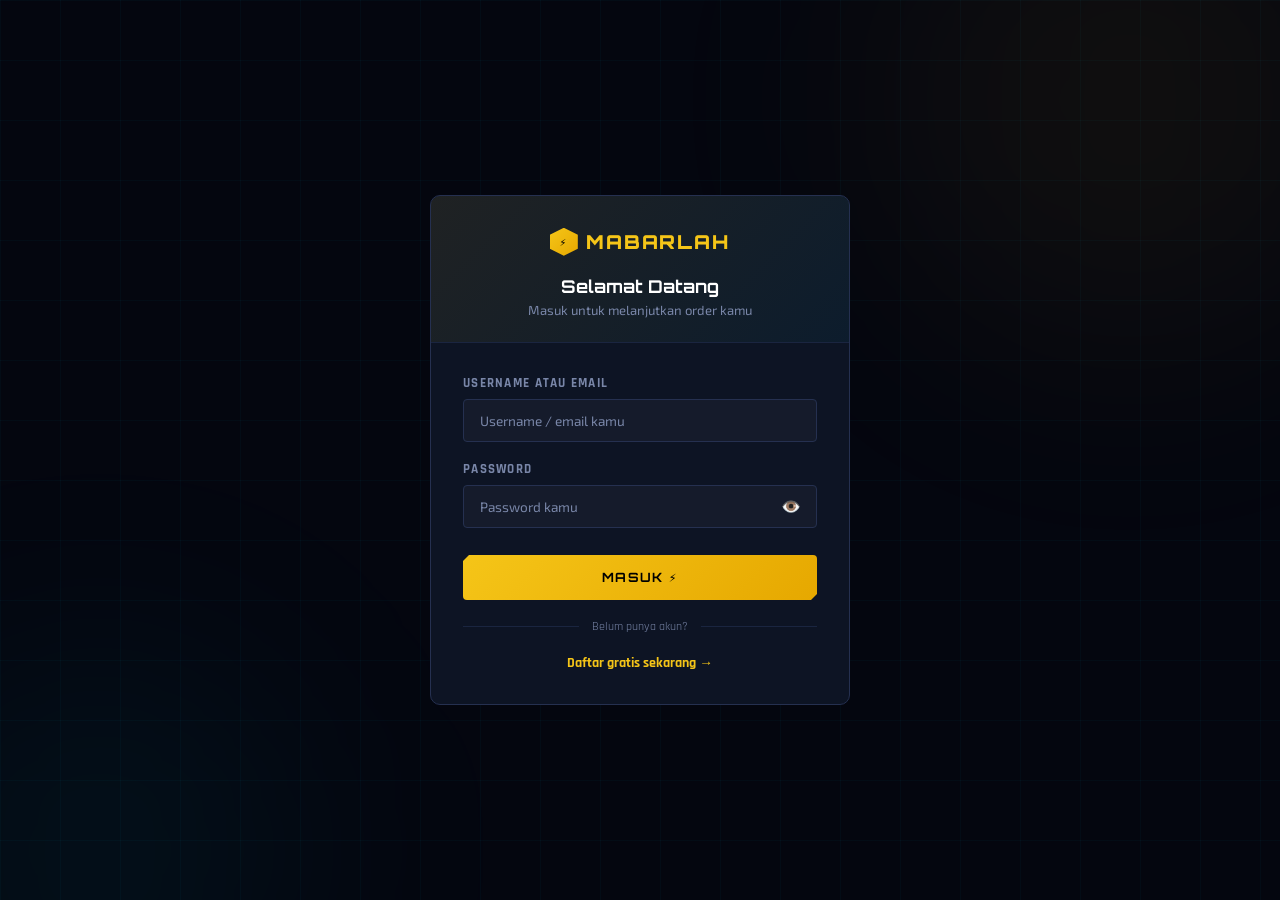
<file: login/index.html>
<!DOCTYPE html>
<html lang="id">
<head>
<meta charset="UTF-8"/>
<meta name="viewport" content="width=device-width, initial-scale=1.0"/>
<title>Masuk — MABARLAH</title>
<link href="https://fonts.googleapis.com/css2?family=Rajdhani:wght@400;500;600;700&family=Orbitron:wght@400;700;900&family=Exo+2:wght@300;400;600;700&display=swap" rel="stylesheet"/>
<style>
:root{--bg:#04060f;--bg2:#080d1a;--bg3:#0d1424;--gold:#f5c518;--gold2:#e6a800;--cyan:#00e5ff;--red:#ff2d55;--green:#00ff88;--border:#1a2540;--border2:#253050;--text:#e8eaf6;--muted:#7986a8;--white:#ffffff;--card:#0a1020;--radius:4px}
*{margin:0;padding:0;box-sizing:border-box}
html{scroll-behavior:smooth}
body{font-family:'Exo 2',sans-serif;background:var(--bg);color:var(--text);min-height:100vh;display:flex;flex-direction:column;align-items:center;justify-content:center;padding:2rem;overflow-x:hidden}
::-webkit-scrollbar{width:4px}::-webkit-scrollbar-track{background:var(--bg)}::-webkit-scrollbar-thumb{background:var(--gold);border-radius:99px}

.bg-grid{position:fixed;inset:0;pointer-events:none;z-index:0;background-image:linear-gradient(rgba(0,229,255,.03) 1px,transparent 1px),linear-gradient(90deg,rgba(0,229,255,.03) 1px,transparent 1px);background-size:60px 60px}
.bg-orb{position:fixed;border-radius:50%;filter:blur(120px);pointer-events:none;z-index:0}
.bg-orb1{width:500px;height:500px;background:rgba(245,197,24,.05);top:-150px;right:-100px}
.bg-orb2{width:400px;height:400px;background:rgba(0,229,255,.05);bottom:-150px;left:-100px}

.card{position:relative;z-index:1;background:var(--bg3);border:1px solid var(--border2);border-radius:10px;width:100%;max-width:420px;overflow:hidden;animation:cardIn .4s cubic-bezier(.34,1.56,.64,1)}
@keyframes cardIn{from{opacity:0;transform:translateY(30px) scale(.96)}to{opacity:1;transform:translateY(0) scale(1)}}

.card-top{background:linear-gradient(135deg,rgba(245,197,24,.08),rgba(0,229,255,.04));padding:2rem 2rem 1.5rem;text-align:center;border-bottom:1px solid var(--border)}
.logo{font-family:'Orbitron',monospace;font-size:1.2rem;font-weight:900;color:var(--gold);letter-spacing:.1em;text-decoration:none;display:inline-flex;align-items:center;gap:.5rem;margin-bottom:1.2rem}
.logo-icon{width:28px;height:28px;background:linear-gradient(135deg,var(--gold),var(--gold2));clip-path:polygon(50% 0%,100% 25%,100% 75%,50% 100%,0% 75%,0% 25%);display:flex;align-items:center;justify-content:center;font-size:.7rem;color:#000;font-weight:900}
.card-top h2{font-family:'Orbitron',monospace;font-size:1.1rem;font-weight:700;color:var(--white);margin-bottom:.3rem}
.card-top p{font-size:.82rem;color:var(--muted)}

.card-body{padding:2rem}
.field{margin-bottom:1.2rem}
.field label{display:block;font-family:'Rajdhani',sans-serif;font-size:.8rem;font-weight:700;letter-spacing:.1em;text-transform:uppercase;color:var(--muted);margin-bottom:.5rem}
.field input{width:100%;background:rgba(255,255,255,.03);border:1px solid var(--border2);border-radius:var(--radius);padding:.75rem 1rem;font-family:'Exo 2',sans-serif;font-size:.9rem;color:var(--text);outline:none;transition:all .2s}
.field input:focus{border-color:var(--gold);box-shadow:0 0 0 3px rgba(245,197,24,.08)}
.field input::placeholder{color:var(--muted);font-size:.85rem}
.field input.error{border-color:var(--red)}

.field-err{font-size:.75rem;color:var(--red);margin-top:.35rem;display:none}
.field-err.show{display:block}

.pass-wrap{position:relative}
.pass-wrap input{padding-right:3rem}
.pass-toggle{position:absolute;right:.8rem;top:50%;transform:translateY(-50%);background:none;border:none;color:var(--muted);cursor:pointer;font-size:1rem;padding:.2rem;transition:color .2s}
.pass-toggle:hover{color:var(--gold)}

.btn-submit{width:100%;padding:.9rem;background:linear-gradient(135deg,var(--gold),var(--gold2));color:#000;font-family:'Orbitron',monospace;font-weight:700;font-size:.8rem;letter-spacing:.1em;text-transform:uppercase;border:none;border-radius:var(--radius);cursor:pointer;transition:all .3s;clip-path:polygon(6px 0%,100% 0%,100% calc(100% - 6px),calc(100% - 6px) 100%,0% 100%,0% 6px);margin-top:.5rem}
.btn-submit:hover{transform:translateY(-2px);box-shadow:0 8px 25px rgba(245,197,24,.35)}
.btn-submit:disabled{opacity:.5;cursor:not-allowed;transform:none;box-shadow:none}

.divider{display:flex;align-items:center;gap:.8rem;margin:1.2rem 0}
.divider span{font-size:.75rem;color:var(--muted);font-family:'Rajdhani',sans-serif;white-space:nowrap}
.divider::before,.divider::after{content:'';flex:1;height:1px;background:var(--border)}

.link-reg{display:block;text-align:center;font-size:.85rem;color:var(--muted)}
.link-reg a{color:var(--gold);text-decoration:none;font-family:'Rajdhani',sans-serif;font-weight:700}.link-reg a:hover{text-decoration:underline}

.alert-box{border-radius:var(--radius);padding:.8rem 1rem;font-size:.82rem;font-family:'Rajdhani',sans-serif;font-weight:600;margin-bottom:1rem;display:none}
.alert-box.show{display:flex;align-items:center;gap:.5rem}
.alert-box.err{background:rgba(255,45,85,.08);border:1px solid rgba(255,45,85,.3);color:var(--red)}
.alert-box.ok{background:rgba(0,255,136,.08);border:1px solid rgba(0,255,136,.3);color:var(--green)}

.spinner{display:none;width:18px;height:18px;border:2px solid rgba(0,0,0,.3);border-top-color:#000;border-radius:50%;animation:spin .6s linear infinite;margin:0 auto}
@keyframes spin{to{transform:rotate(360deg)}}

.toast{position:fixed;bottom:2rem;right:2rem;background:var(--bg3);border:1px solid var(--gold);border-radius:var(--radius);padding:.9rem 1.4rem;font-family:'Rajdhani',sans-serif;font-weight:700;font-size:.9rem;color:var(--gold);z-index:1000;transform:translateY(100px);opacity:0;transition:all .3s;box-shadow:0 8px 30px rgba(245,197,24,.2)}.toast.show{transform:translateY(0);opacity:1}
.toast.success{border-color:var(--green);color:var(--green)}
</style>
</head>
<body>

<div class="bg-grid"></div>
<div class="bg-orb bg-orb1"></div>
<div class="bg-orb bg-orb2"></div>

<div class="toast" id="toast"></div>

<div class="card">
  <div class="card-top">
    <a class="logo" href="../index.html"><div class="logo-icon">⚡</div>MABARLAH</a>
    <h2>Selamat Datang</h2>
    <p>Masuk untuk melanjutkan order kamu</p>
  </div>
  <div class="card-body">

    <div class="alert-box err" id="alertErr">⚠️ <span id="alertErrMsg">Username atau password salah.</span></div>
    <div class="alert-box ok"  id="alertOk">✅ <span>Login berhasil! Mengalihkan...</span></div>

    <div class="field">
      <label>Username atau Email</label>
      <input type="text" id="identifier" placeholder="Username / email kamu" oninput="clearAlert()"/>
      <div class="field-err" id="err-identifier">Kolom ini wajib diisi.</div>
    </div>

    <div class="field">
      <label>Password</label>
      <div class="pass-wrap">
        <input type="password" id="password" placeholder="Password kamu" oninput="clearAlert()"/>
        <button class="pass-toggle" type="button" onclick="togglePass()" title="Tampilkan password">👁️</button>
      </div>
      <div class="field-err" id="err-password">Kolom ini wajib diisi.</div>
    </div>

    <button class="btn-submit" id="btnSubmit" onclick="doLogin()">
      <span id="btnText">Masuk ⚡</span>
      <div class="spinner" id="spinner"></div>
    </button>

    <div class="divider"><span>Belum punya akun?</span></div>
    <p class="link-reg"><a href="../register.html">Daftar gratis sekarang →</a></p>

  </div>
</div>

<script>
// ─── TOGGLE PASSWORD VISIBILITY ───────────────────────────────────────────────
function togglePass() {
  const inp = document.getElementById('password');
  inp.type = inp.type === 'password' ? 'text' : 'password';
}

// ─── CLEAR ALERTS ─────────────────────────────────────────────────────────────
function clearAlert() {
  document.getElementById('alertErr').classList.remove('show');
  document.getElementById('alertOk').classList.remove('show');
  document.getElementById('err-identifier').classList.remove('show');
  document.getElementById('err-password').classList.remove('show');
  document.getElementById('identifier').classList.remove('error');
  document.getElementById('password').classList.remove('error');
}

function showErr(id) {
  document.getElementById(id).classList.add('error');
  document.getElementById('err-' + id).classList.add('show');
}

// ─── LOGIN ────────────────────────────────────────────────────────────────────
function doLogin() {
  clearAlert();
  const identifier = document.getElementById('identifier').value.trim();
  const pass       = document.getElementById('password').value;
  let ok = true;

  if (!identifier) { showErr('identifier'); ok = false; }
  if (!pass)        { showErr('password');   ok = false; }
  if (!ok) return;

  // Loading
  const btn = document.getElementById('btnSubmit');
  document.getElementById('btnText').style.display = 'none';
  document.getElementById('spinner').style.display = 'block';
  btn.disabled = true;

  setTimeout(() => {
    const users = JSON.parse(localStorage.getItem('mabarlah_users') || '[]');

    // Cari user berdasarkan username ATAU email
    const user = users.find(u =>
      (u.username === identifier || u.email === identifier) && u.pass === pass
    );

    if (!user) {
      // Reset button
      document.getElementById('btnText').style.display = 'block';
      document.getElementById('spinner').style.display = 'none';
      btn.disabled = false;

      document.getElementById('alertErr').classList.add('show');
      document.getElementById('identifier').classList.add('error');
      document.getElementById('password').classList.add('error');
      return;
    }

    // Berhasil login — simpan sesi
    localStorage.setItem('mabarlah_user', user.username);

    // Tampilkan sukses
    document.getElementById('alertOk').classList.add('show');
    showToast('Selamat datang kembali, ' + user.username + '! 🎉', 'success');

    setTimeout(() => { window.location.href = '../index.html'; }, 1200);
  }, 1000);
}

// ─── TOAST ────────────────────────────────────────────────────────────────────
function showToast(msg, type) {
  const t = document.getElementById('toast');
  t.textContent = msg;
  t.className = 'toast show' + (type ? ' ' + type : '');
  setTimeout(() => t.classList.remove('show'), 3500);
}

// ─── ENTER KEY ────────────────────────────────────────────────────────────────
document.addEventListener('keydown', e => { if (e.key === 'Enter') doLogin(); });

// ─── REDIRECT IF ALREADY LOGGED IN ───────────────────────────────────────────
if (localStorage.getItem('mabarlah_user')) {
  window.location.href = '../index.html';
}
</script>
</body>
</html>
</file>
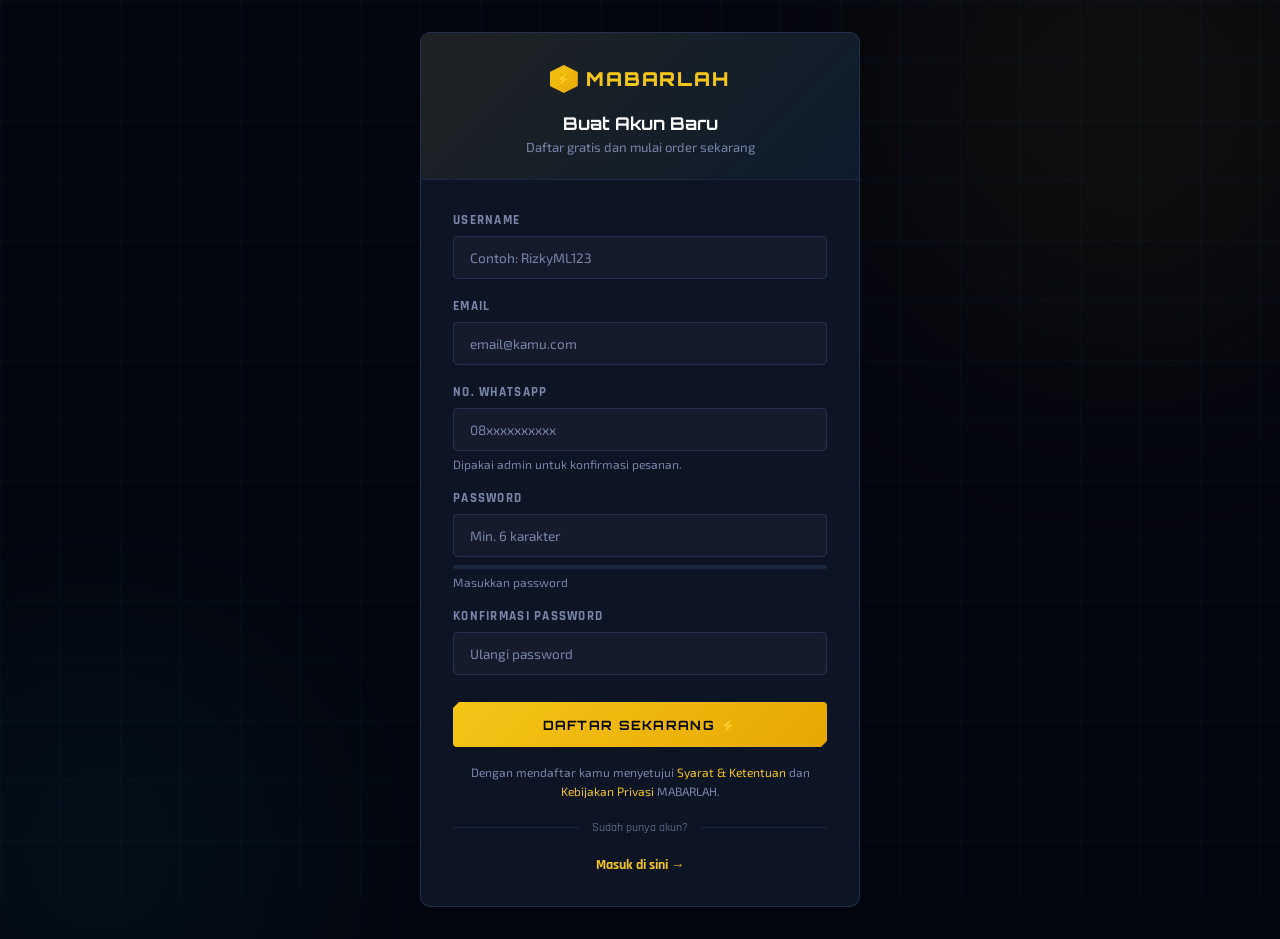
<file: register.html>
<!DOCTYPE html>
<html lang="id">
<head>
<meta charset="UTF-8"/>
<meta name="viewport" content="width=device-width, initial-scale=1.0"/>
<title>Daftar — MABARLAH</title>
<link href="https://fonts.googleapis.com/css2?family=Rajdhani:wght@400;500;600;700&family=Orbitron:wght@400;700;900&family=Exo+2:wght@300;400;600;700&display=swap" rel="stylesheet"/>
<style>
:root{--bg:#04060f;--bg2:#080d1a;--bg3:#0d1424;--gold:#f5c518;--gold2:#e6a800;--cyan:#00e5ff;--red:#ff2d55;--green:#00ff88;--border:#1a2540;--border2:#253050;--text:#e8eaf6;--muted:#7986a8;--white:#ffffff;--card:#0a1020;--radius:4px}
*{margin:0;padding:0;box-sizing:border-box}
html{scroll-behavior:smooth}
body{font-family:'Exo 2',sans-serif;background:var(--bg);color:var(--text);min-height:100vh;display:flex;flex-direction:column;align-items:center;justify-content:center;padding:2rem;overflow-x:hidden}
::-webkit-scrollbar{width:4px}::-webkit-scrollbar-track{background:var(--bg)}::-webkit-scrollbar-thumb{background:var(--gold);border-radius:99px}

.bg-grid{position:fixed;inset:0;pointer-events:none;z-index:0;background-image:linear-gradient(rgba(0,229,255,.03) 1px,transparent 1px),linear-gradient(90deg,rgba(0,229,255,.03) 1px,transparent 1px);background-size:60px 60px}
.bg-orb{position:fixed;border-radius:50%;filter:blur(120px);pointer-events:none;z-index:0}
.bg-orb1{width:500px;height:500px;background:rgba(245,197,24,.05);top:-150px;right:-100px}
.bg-orb2{width:400px;height:400px;background:rgba(0,229,255,.05);bottom:-150px;left:-100px}

.card{position:relative;z-index:1;background:var(--bg3);border:1px solid var(--border2);border-radius:10px;width:100%;max-width:440px;overflow:hidden;animation:cardIn .4s cubic-bezier(.34,1.56,.64,1)}
@keyframes cardIn{from{opacity:0;transform:translateY(30px) scale(.96)}to{opacity:1;transform:translateY(0) scale(1)}}

.card-top{background:linear-gradient(135deg,rgba(245,197,24,.08),rgba(0,229,255,.04));padding:2rem 2rem 1.5rem;text-align:center;border-bottom:1px solid var(--border)}
.logo{font-family:'Orbitron',monospace;font-size:1.2rem;font-weight:900;color:var(--gold);letter-spacing:.1em;text-decoration:none;display:inline-flex;align-items:center;gap:.5rem;margin-bottom:1.2rem}
.logo-icon{width:28px;height:28px;background:linear-gradient(135deg,var(--gold),var(--gold2));clip-path:polygon(50% 0%,100% 25%,100% 75%,50% 100%,0% 75%,0% 25%);display:flex;align-items:center;justify-content:center;font-size:.7rem;color:#000;font-weight:900}
.card-top h2{font-family:'Orbitron',monospace;font-size:1.1rem;font-weight:700;color:var(--white);margin-bottom:.3rem}
.card-top p{font-size:.82rem;color:var(--muted)}

.card-body{padding:2rem}
.field{margin-bottom:1.2rem}
.field label{display:block;font-family:'Rajdhani',sans-serif;font-size:.8rem;font-weight:700;letter-spacing:.1em;text-transform:uppercase;color:var(--muted);margin-bottom:.5rem}
.field input{width:100%;background:rgba(255,255,255,.03);border:1px solid var(--border2);border-radius:var(--radius);padding:.75rem 1rem;font-family:'Exo 2',sans-serif;font-size:.9rem;color:var(--text);outline:none;transition:all .2s}
.field input:focus{border-color:var(--gold);box-shadow:0 0 0 3px rgba(245,197,24,.08)}
.field input::placeholder{color:var(--muted);font-size:.85rem}
.field input.error{border-color:var(--red)}

.field-hint{font-size:.75rem;color:var(--muted);margin-top:.35rem}
.field-err{font-size:.75rem;color:var(--red);margin-top:.35rem;display:none}
.field-err.show{display:block}

.strength-bar{height:4px;background:var(--border);border-radius:99px;margin-top:.5rem;overflow:hidden}
.strength-fill{height:100%;width:0;border-radius:99px;transition:all .3s}

.btn-submit{width:100%;padding:.9rem;background:linear-gradient(135deg,var(--gold),var(--gold2));color:#000;font-family:'Orbitron',monospace;font-weight:700;font-size:.8rem;letter-spacing:.1em;text-transform:uppercase;border:none;border-radius:var(--radius);cursor:pointer;transition:all .3s;clip-path:polygon(6px 0%,100% 0%,100% calc(100% - 6px),calc(100% - 6px) 100%,0% 100%,0% 6px);margin-top:.5rem}
.btn-submit:hover{transform:translateY(-2px);box-shadow:0 8px 25px rgba(245,197,24,.35)}
.btn-submit:disabled{opacity:.5;cursor:not-allowed;transform:none;box-shadow:none}

.divider{display:flex;align-items:center;gap:.8rem;margin:1.2rem 0}
.divider span{font-size:.75rem;color:var(--muted);font-family:'Rajdhani',sans-serif;white-space:nowrap}
.divider::before,.divider::after{content:'';flex:1;height:1px;background:var(--border)}

.link-login{display:block;text-align:center;font-size:.85rem;color:var(--muted)}
.link-login a{color:var(--gold);text-decoration:none;font-family:'Rajdhani',sans-serif;font-weight:700}.link-login a:hover{text-decoration:underline}

.toast{position:fixed;bottom:2rem;right:2rem;background:var(--bg3);border:1px solid var(--gold);border-radius:var(--radius);padding:.9rem 1.4rem;font-family:'Rajdhani',sans-serif;font-weight:700;font-size:.9rem;color:var(--gold);z-index:1000;transform:translateY(100px);opacity:0;transition:all .3s;box-shadow:0 8px 30px rgba(245,197,24,.2)}.toast.show{transform:translateY(0);opacity:1}
.toast.success{border-color:var(--green);color:var(--green)}
.toast.error-toast{border-color:var(--red);color:var(--red)}

.terms{font-size:.75rem;color:var(--muted);line-height:1.6;margin-top:1rem;text-align:center}
.terms a{color:var(--gold);text-decoration:none}.terms a:hover{text-decoration:underline}

.spinner{display:none;width:18px;height:18px;border:2px solid rgba(0,0,0,.3);border-top-color:#000;border-radius:50%;animation:spin .6s linear infinite;margin:0 auto}
@keyframes spin{to{transform:rotate(360deg)}}
</style>
</head>
<body>

<div class="bg-grid"></div>
<div class="bg-orb bg-orb1"></div>
<div class="bg-orb bg-orb2"></div>

<div class="toast" id="toast"></div>

<div class="card">
  <div class="card-top">
    <a class="logo" href="../index.html"><div class="logo-icon">⚡</div>MABARLAH</a>
    <h2>Buat Akun Baru</h2>
    <p>Daftar gratis dan mulai order sekarang</p>
  </div>
  <div class="card-body">

    <div class="field">
      <label>Username</label>
      <input type="text" id="username" placeholder="Contoh: RizkyML123" maxlength="20" oninput="clearErr('username')"/>
      <div class="field-err" id="err-username">Username minimal 3 karakter, tanpa spasi.</div>
    </div>

    <div class="field">
      <label>Email</label>
      <input type="email" id="email" placeholder="email@kamu.com" oninput="clearErr('email')"/>
      <div class="field-err" id="err-email">Masukkan alamat email yang valid.</div>
    </div>

    <div class="field">
      <label>No. WhatsApp</label>
      <input type="tel" id="whatsapp" placeholder="08xxxxxxxxxx" maxlength="15" oninput="clearErr('whatsapp')"/>
      <div class="field-hint">Dipakai admin untuk konfirmasi pesanan.</div>
      <div class="field-err" id="err-whatsapp">Nomor WA tidak valid (min. 10 angka).</div>
    </div>

    <div class="field">
      <label>Password</label>
      <input type="password" id="password" placeholder="Min. 6 karakter" oninput="checkStrength(); clearErr('password')"/>
      <div class="strength-bar"><div class="strength-fill" id="strengthFill"></div></div>
      <div class="field-hint" id="strengthLabel">Masukkan password</div>
      <div class="field-err" id="err-password">Password minimal 6 karakter.</div>
    </div>

    <div class="field">
      <label>Konfirmasi Password</label>
      <input type="password" id="password2" placeholder="Ulangi password" oninput="clearErr('password2')"/>
      <div class="field-err" id="err-password2">Password tidak cocok.</div>
    </div>

    <button class="btn-submit" id="btnSubmit" onclick="doRegister()">
      <span id="btnText">Daftar Sekarang ⚡</span>
      <div class="spinner" id="spinner"></div>
    </button>

    <p class="terms">Dengan mendaftar kamu menyetujui <a href="#">Syarat & Ketentuan</a> dan <a href="#">Kebijakan Privasi</a> MABARLAH.</p>

    <div class="divider"><span>Sudah punya akun?</span></div>
    <p class="link-login"><a href="login/">Masuk di sini →</a></p>

  </div>
</div>

<script>
// ─── PASSWORD STRENGTH ────────────────────────────────────────────────────────
function checkStrength() {
  const val = document.getElementById('password').value;
  const fill = document.getElementById('strengthFill');
  const label = document.getElementById('strengthLabel');
  if (!val) { fill.style.width='0'; label.textContent='Masukkan password'; fill.style.background=''; return; }
  let score = 0;
  if (val.length >= 6) score++;
  if (val.length >= 10) score++;
  if (/[A-Z]/.test(val)) score++;
  if (/[0-9]/.test(val)) score++;
  if (/[^A-Za-z0-9]/.test(val)) score++;
  const levels = [
    {pct:'20%', color:'var(--red)',   text:'Sangat Lemah'},
    {pct:'40%', color:'#ff8c00',      text:'Lemah'},
    {pct:'60%', color:'var(--gold)',  text:'Cukup'},
    {pct:'80%', color:'#8bc34a',      text:'Kuat'},
    {pct:'100%',color:'var(--green)', text:'Sangat Kuat'},
  ];
  const l = levels[score - 1] || levels[0];
  fill.style.width = l.pct;
  fill.style.background = l.color;
  label.textContent = 'Kekuatan: ' + l.text;
  label.style.color = l.color;
}

// ─── VALIDATION ───────────────────────────────────────────────────────────────
function showErr(id, msg) {
  const inp = document.getElementById(id);
  const err = document.getElementById('err-' + id);
  inp.classList.add('error');
  if (msg) err.textContent = msg;
  err.classList.add('show');
}
function clearErr(id) {
  document.getElementById(id)?.classList.remove('error');
  document.getElementById('err-' + id)?.classList.remove('show');
}

function validate() {
  let ok = true;
  const username = document.getElementById('username').value.trim();
  const email    = document.getElementById('email').value.trim();
  const wa       = document.getElementById('whatsapp').value.trim();
  const pass     = document.getElementById('password').value;
  const pass2    = document.getElementById('password2').value;

  if (username.length < 3 || /\s/.test(username)) { showErr('username'); ok = false; }
  if (!/^[^\s@]+@[^\s@]+\.[^\s@]+$/.test(email))  { showErr('email');    ok = false; }
  if (!/^\d{10,15}$/.test(wa.replace(/[-+ ]/g,''))) { showErr('whatsapp'); ok = false; }
  if (pass.length < 6)    { showErr('password');  ok = false; }
  if (pass !== pass2)     { showErr('password2'); ok = false; }
  return ok;
}

// ─── REGISTER ─────────────────────────────────────────────────────────────────
function doRegister() {
  if (!validate()) return;

  const username = document.getElementById('username').value.trim();
  const email    = document.getElementById('email').value.trim();
  const wa       = document.getElementById('whatsapp').value.trim();
  const pass     = document.getElementById('password').value;

  // Loading state
  const btn = document.getElementById('btnSubmit');
  document.getElementById('btnText').style.display = 'none';
  document.getElementById('spinner').style.display = 'block';
  btn.disabled = true;

  setTimeout(() => {
    // Cek apakah username/email sudah terdaftar
    const users = JSON.parse(localStorage.getItem('mabarlah_users') || '[]');
    const exists = users.find(u => u.username === username || u.email === email);

    if (exists) {
      document.getElementById('btnText').style.display = 'block';
      document.getElementById('spinner').style.display = 'none';
      btn.disabled = false;
      if (exists.username === username) showErr('username', 'Username sudah dipakai, coba yang lain.');
      else showErr('email', 'Email sudah terdaftar.');
      return;
    }

    // Simpan user baru
    users.push({ username, email, wa, pass });
    localStorage.setItem('mabarlah_users', JSON.stringify(users));

    // Auto login
    localStorage.setItem('mabarlah_user', username);

    showToast('Pendaftaran berhasil! Selamat datang, ' + username + ' 🎉', 'success');
    setTimeout(() => { window.location.href = '../index.html'; }, 1500);
  }, 1200);
}

// ─── TOAST ────────────────────────────────────────────────────────────────────
function showToast(msg, type) {
  const t = document.getElementById('toast');
  t.textContent = msg;
  t.className = 'toast show' + (type ? ' ' + type : '');
  setTimeout(() => t.classList.remove('show'), 3500);
}

// ─── ENTER KEY ────────────────────────────────────────────────────────────────
document.addEventListener('keydown', e => { if (e.key === 'Enter') doRegister(); });

// ─── REDIRECT IF ALREADY LOGGED IN ───────────────────────────────────────────
if (localStorage.getItem('mabarlah_user')) {
  window.location.href = '../index.html';
}
</script>
</body>
</html>
</file>
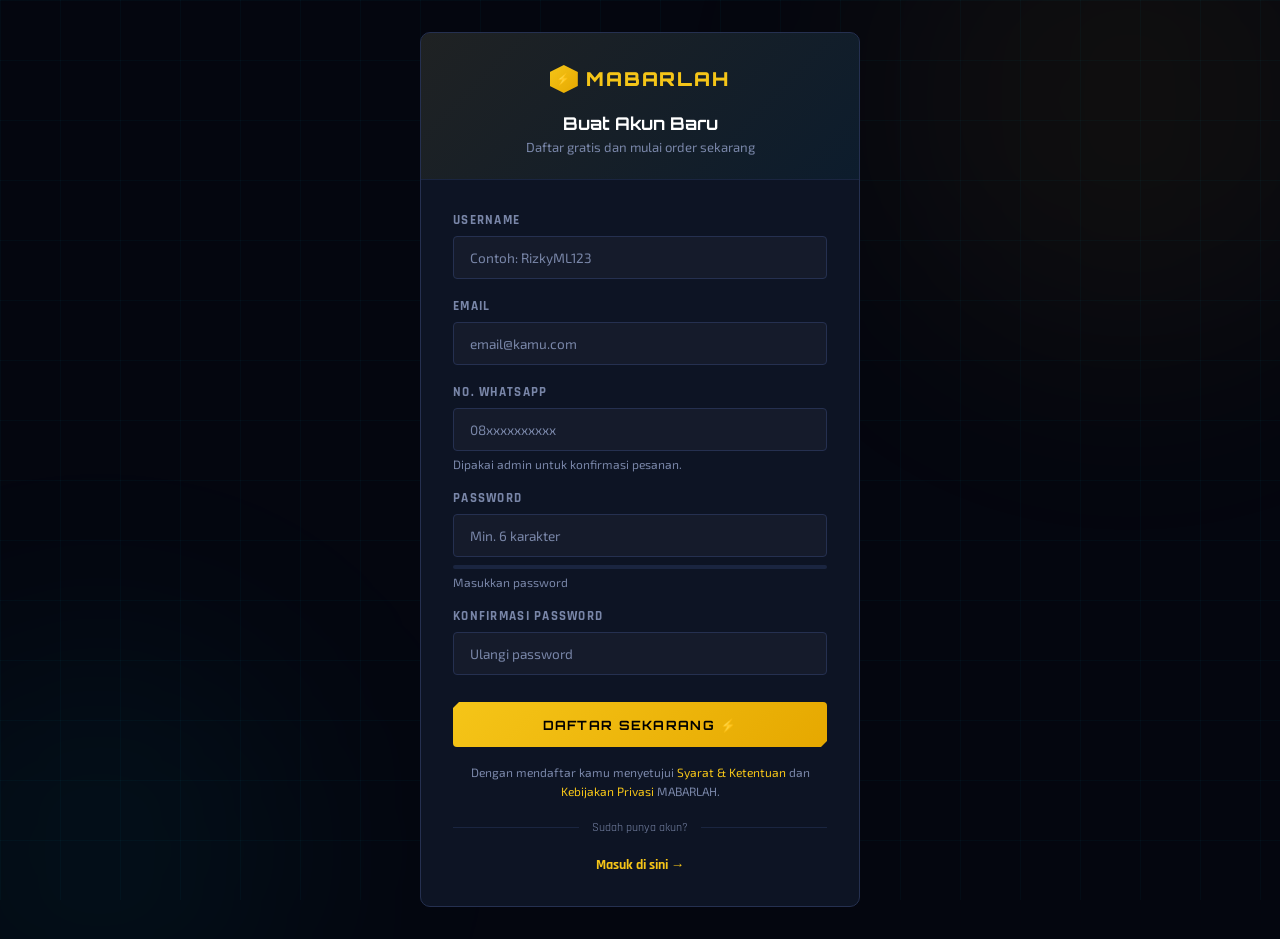
<file: login/register.html>
<!DOCTYPE html>
<html lang="id">
<head>
<meta charset="UTF-8"/>
<meta name="viewport" content="width=device-width, initial-scale=1.0"/>
<title>Daftar — MABARLAH</title>
<link href="https://fonts.googleapis.com/css2?family=Rajdhani:wght@400;500;600;700&family=Orbitron:wght@400;700;900&family=Exo+2:wght@300;400;600;700&display=swap" rel="stylesheet"/>
<style>
:root{--bg:#04060f;--bg2:#080d1a;--bg3:#0d1424;--gold:#f5c518;--gold2:#e6a800;--cyan:#00e5ff;--red:#ff2d55;--green:#00ff88;--border:#1a2540;--border2:#253050;--text:#e8eaf6;--muted:#7986a8;--white:#ffffff;--card:#0a1020;--radius:4px}
*{margin:0;padding:0;box-sizing:border-box}
html{scroll-behavior:smooth}
body{font-family:'Exo 2',sans-serif;background:var(--bg);color:var(--text);min-height:100vh;display:flex;flex-direction:column;align-items:center;justify-content:center;padding:2rem;overflow-x:hidden}
::-webkit-scrollbar{width:4px}::-webkit-scrollbar-track{background:var(--bg)}::-webkit-scrollbar-thumb{background:var(--gold);border-radius:99px}

.bg-grid{position:fixed;inset:0;pointer-events:none;z-index:0;background-image:linear-gradient(rgba(0,229,255,.03) 1px,transparent 1px),linear-gradient(90deg,rgba(0,229,255,.03) 1px,transparent 1px);background-size:60px 60px}
.bg-orb{position:fixed;border-radius:50%;filter:blur(120px);pointer-events:none;z-index:0}
.bg-orb1{width:500px;height:500px;background:rgba(245,197,24,.05);top:-150px;right:-100px}
.bg-orb2{width:400px;height:400px;background:rgba(0,229,255,.05);bottom:-150px;left:-100px}

.card{position:relative;z-index:1;background:var(--bg3);border:1px solid var(--border2);border-radius:10px;width:100%;max-width:440px;overflow:hidden;animation:cardIn .4s cubic-bezier(.34,1.56,.64,1)}
@keyframes cardIn{from{opacity:0;transform:translateY(30px) scale(.96)}to{opacity:1;transform:translateY(0) scale(1)}}

.card-top{background:linear-gradient(135deg,rgba(245,197,24,.08),rgba(0,229,255,.04));padding:2rem 2rem 1.5rem;text-align:center;border-bottom:1px solid var(--border)}
.logo{font-family:'Orbitron',monospace;font-size:1.2rem;font-weight:900;color:var(--gold);letter-spacing:.1em;text-decoration:none;display:inline-flex;align-items:center;gap:.5rem;margin-bottom:1.2rem}
.logo-icon{width:28px;height:28px;background:linear-gradient(135deg,var(--gold),var(--gold2));clip-path:polygon(50% 0%,100% 25%,100% 75%,50% 100%,0% 75%,0% 25%);display:flex;align-items:center;justify-content:center;font-size:.7rem;color:#000;font-weight:900}
.card-top h2{font-family:'Orbitron',monospace;font-size:1.1rem;font-weight:700;color:var(--white);margin-bottom:.3rem}
.card-top p{font-size:.82rem;color:var(--muted)}

.card-body{padding:2rem}
.field{margin-bottom:1.2rem}
.field label{display:block;font-family:'Rajdhani',sans-serif;font-size:.8rem;font-weight:700;letter-spacing:.1em;text-transform:uppercase;color:var(--muted);margin-bottom:.5rem}
.field input{width:100%;background:rgba(255,255,255,.03);border:1px solid var(--border2);border-radius:var(--radius);padding:.75rem 1rem;font-family:'Exo 2',sans-serif;font-size:.9rem;color:var(--text);outline:none;transition:all .2s}
.field input:focus{border-color:var(--gold);box-shadow:0 0 0 3px rgba(245,197,24,.08)}
.field input::placeholder{color:var(--muted);font-size:.85rem}
.field input.error{border-color:var(--red)}

.field-hint{font-size:.75rem;color:var(--muted);margin-top:.35rem}
.field-err{font-size:.75rem;color:var(--red);margin-top:.35rem;display:none}
.field-err.show{display:block}

.strength-bar{height:4px;background:var(--border);border-radius:99px;margin-top:.5rem;overflow:hidden}
.strength-fill{height:100%;width:0;border-radius:99px;transition:all .3s}

.btn-submit{width:100%;padding:.9rem;background:linear-gradient(135deg,var(--gold),var(--gold2));color:#000;font-family:'Orbitron',monospace;font-weight:700;font-size:.8rem;letter-spacing:.1em;text-transform:uppercase;border:none;border-radius:var(--radius);cursor:pointer;transition:all .3s;clip-path:polygon(6px 0%,100% 0%,100% calc(100% - 6px),calc(100% - 6px) 100%,0% 100%,0% 6px);margin-top:.5rem}
.btn-submit:hover{transform:translateY(-2px);box-shadow:0 8px 25px rgba(245,197,24,.35)}
.btn-submit:disabled{opacity:.5;cursor:not-allowed;transform:none;box-shadow:none}

.divider{display:flex;align-items:center;gap:.8rem;margin:1.2rem 0}
.divider span{font-size:.75rem;color:var(--muted);font-family:'Rajdhani',sans-serif;white-space:nowrap}
.divider::before,.divider::after{content:'';flex:1;height:1px;background:var(--border)}

.link-login{display:block;text-align:center;font-size:.85rem;color:var(--muted)}
.link-login a{color:var(--gold);text-decoration:none;font-family:'Rajdhani',sans-serif;font-weight:700}.link-login a:hover{text-decoration:underline}

.toast{position:fixed;bottom:2rem;right:2rem;background:var(--bg3);border:1px solid var(--gold);border-radius:var(--radius);padding:.9rem 1.4rem;font-family:'Rajdhani',sans-serif;font-weight:700;font-size:.9rem;color:var(--gold);z-index:1000;transform:translateY(100px);opacity:0;transition:all .3s;box-shadow:0 8px 30px rgba(245,197,24,.2)}.toast.show{transform:translateY(0);opacity:1}
.toast.success{border-color:var(--green);color:var(--green)}
.toast.error-toast{border-color:var(--red);color:var(--red)}

.terms{font-size:.75rem;color:var(--muted);line-height:1.6;margin-top:1rem;text-align:center}
.terms a{color:var(--gold);text-decoration:none}.terms a:hover{text-decoration:underline}

.spinner{display:none;width:18px;height:18px;border:2px solid rgba(0,0,0,.3);border-top-color:#000;border-radius:50%;animation:spin .6s linear infinite;margin:0 auto}
@keyframes spin{to{transform:rotate(360deg)}}
</style>
</head>
<body>

<div class="bg-grid"></div>
<div class="bg-orb bg-orb1"></div>
<div class="bg-orb bg-orb2"></div>

<div class="toast" id="toast"></div>

<div class="card">
  <div class="card-top">
    <a class="logo" href="../index.html"><div class="logo-icon">⚡</div>MABARLAH</a>
    <h2>Buat Akun Baru</h2>
    <p>Daftar gratis dan mulai order sekarang</p>
  </div>
  <div class="card-body">

    <div class="field">
      <label>Username</label>
      <input type="text" id="username" placeholder="Contoh: RizkyML123" maxlength="20" oninput="clearErr('username')"/>
      <div class="field-err" id="err-username">Username minimal 3 karakter, tanpa spasi.</div>
    </div>

    <div class="field">
      <label>Email</label>
      <input type="email" id="email" placeholder="email@kamu.com" oninput="clearErr('email')"/>
      <div class="field-err" id="err-email">Masukkan alamat email yang valid.</div>
    </div>

    <div class="field">
      <label>No. WhatsApp</label>
      <input type="tel" id="whatsapp" placeholder="08xxxxxxxxxx" maxlength="15" oninput="clearErr('whatsapp')"/>
      <div class="field-hint">Dipakai admin untuk konfirmasi pesanan.</div>
      <div class="field-err" id="err-whatsapp">Nomor WA tidak valid (min. 10 angka).</div>
    </div>

    <div class="field">
      <label>Password</label>
      <input type="password" id="password" placeholder="Min. 6 karakter" oninput="checkStrength(); clearErr('password')"/>
      <div class="strength-bar"><div class="strength-fill" id="strengthFill"></div></div>
      <div class="field-hint" id="strengthLabel">Masukkan password</div>
      <div class="field-err" id="err-password">Password minimal 6 karakter.</div>
    </div>

    <div class="field">
      <label>Konfirmasi Password</label>
      <input type="password" id="password2" placeholder="Ulangi password" oninput="clearErr('password2')"/>
      <div class="field-err" id="err-password2">Password tidak cocok.</div>
    </div>

    <button class="btn-submit" id="btnSubmit" onclick="doRegister()">
      <span id="btnText">Daftar Sekarang ⚡</span>
      <div class="spinner" id="spinner"></div>
    </button>

    <p class="terms">Dengan mendaftar kamu menyetujui <a href="#">Syarat & Ketentuan</a> dan <a href="#">Kebijakan Privasi</a> MABARLAH.</p>

    <div class="divider"><span>Sudah punya akun?</span></div>
    <p class="link-login"><a href="login/index.html">Masuk di sini →</a></p>

  </div>
</div>

<script>
// ─── PASSWORD STRENGTH ────────────────────────────────────────────────────────
function checkStrength() {
  const val = document.getElementById('password').value;
  const fill = document.getElementById('strengthFill');
  const label = document.getElementById('strengthLabel');
  if (!val) { fill.style.width='0'; label.textContent='Masukkan password'; fill.style.background=''; return; }
  let score = 0;
  if (val.length >= 6) score++;
  if (val.length >= 10) score++;
  if (/[A-Z]/.test(val)) score++;
  if (/[0-9]/.test(val)) score++;
  if (/[^A-Za-z0-9]/.test(val)) score++;
  const levels = [
    {pct:'20%', color:'var(--red)',   text:'Sangat Lemah'},
    {pct:'40%', color:'#ff8c00',      text:'Lemah'},
    {pct:'60%', color:'var(--gold)',  text:'Cukup'},
    {pct:'80%', color:'#8bc34a',      text:'Kuat'},
    {pct:'100%',color:'var(--green)', text:'Sangat Kuat'},
  ];
  const l = levels[score - 1] || levels[0];
  fill.style.width = l.pct;
  fill.style.background = l.color;
  label.textContent = 'Kekuatan: ' + l.text;
  label.style.color = l.color;
}

// ─── VALIDATION ───────────────────────────────────────────────────────────────
function showErr(id, msg) {
  const inp = document.getElementById(id);
  const err = document.getElementById('err-' + id);
  inp.classList.add('error');
  if (msg) err.textContent = msg;
  err.classList.add('show');
}
function clearErr(id) {
  document.getElementById(id)?.classList.remove('error');
  document.getElementById('err-' + id)?.classList.remove('show');
}

function validate() {
  let ok = true;
  const username = document.getElementById('username').value.trim();
  const email    = document.getElementById('email').value.trim();
  const wa       = document.getElementById('whatsapp').value.trim();
  const pass     = document.getElementById('password').value;
  const pass2    = document.getElementById('password2').value;

  if (username.length < 3 || /\s/.test(username)) { showErr('username'); ok = false; }
  if (!/^[^\s@]+@[^\s@]+\.[^\s@]+$/.test(email))  { showErr('email');    ok = false; }
  if (!/^\d{10,15}$/.test(wa.replace(/[-+ ]/g,''))) { showErr('whatsapp'); ok = false; }
  if (pass.length < 6)    { showErr('password');  ok = false; }
  if (pass !== pass2)     { showErr('password2'); ok = false; }
  return ok;
}

// ─── REGISTER ─────────────────────────────────────────────────────────────────
function doRegister() {
  if (!validate()) return;

  const username = document.getElementById('username').value.trim();
  const email    = document.getElementById('email').value.trim();
  const wa       = document.getElementById('whatsapp').value.trim();
  const pass     = document.getElementById('password').value;

  // Loading state
  const btn = document.getElementById('btnSubmit');
  document.getElementById('btnText').style.display = 'none';
  document.getElementById('spinner').style.display = 'block';
  btn.disabled = true;

  setTimeout(() => {
    // Cek apakah username/email sudah terdaftar
    const users = JSON.parse(localStorage.getItem('mabarlah_users') || '[]');
    const exists = users.find(u => u.username === username || u.email === email);

    if (exists) {
      document.getElementById('btnText').style.display = 'block';
      document.getElementById('spinner').style.display = 'none';
      btn.disabled = false;
      if (exists.username === username) showErr('username', 'Username sudah dipakai, coba yang lain.');
      else showErr('email', 'Email sudah terdaftar.');
      return;
    }

    // Simpan user baru
    users.push({ username, email, wa, pass });
    localStorage.setItem('mabarlah_users', JSON.stringify(users));

    // Auto login
    localStorage.setItem('mabarlah_user', username);

    showToast('Pendaftaran berhasil! Selamat datang, ' + username + ' 🎉', 'success');
    setTimeout(() => { window.location.href = '../index.html'; }, 1500);
  }, 1200);
}

// ─── TOAST ────────────────────────────────────────────────────────────────────
function showToast(msg, type) {
  const t = document.getElementById('toast');
  t.textContent = msg;
  t.className = 'toast show' + (type ? ' ' + type : '');
  setTimeout(() => t.classList.remove('show'), 3500);
}

// ─── ENTER KEY ────────────────────────────────────────────────────────────────
document.addEventListener('keydown', e => { if (e.key === 'Enter') doRegister(); });

// ─── REDIRECT IF ALREADY LOGGED IN ───────────────────────────────────────────
if (localStorage.getItem('mabarlah_user')) {
  window.location.href = '../index.html';
}
</script>
</body>
</html>
</file>
